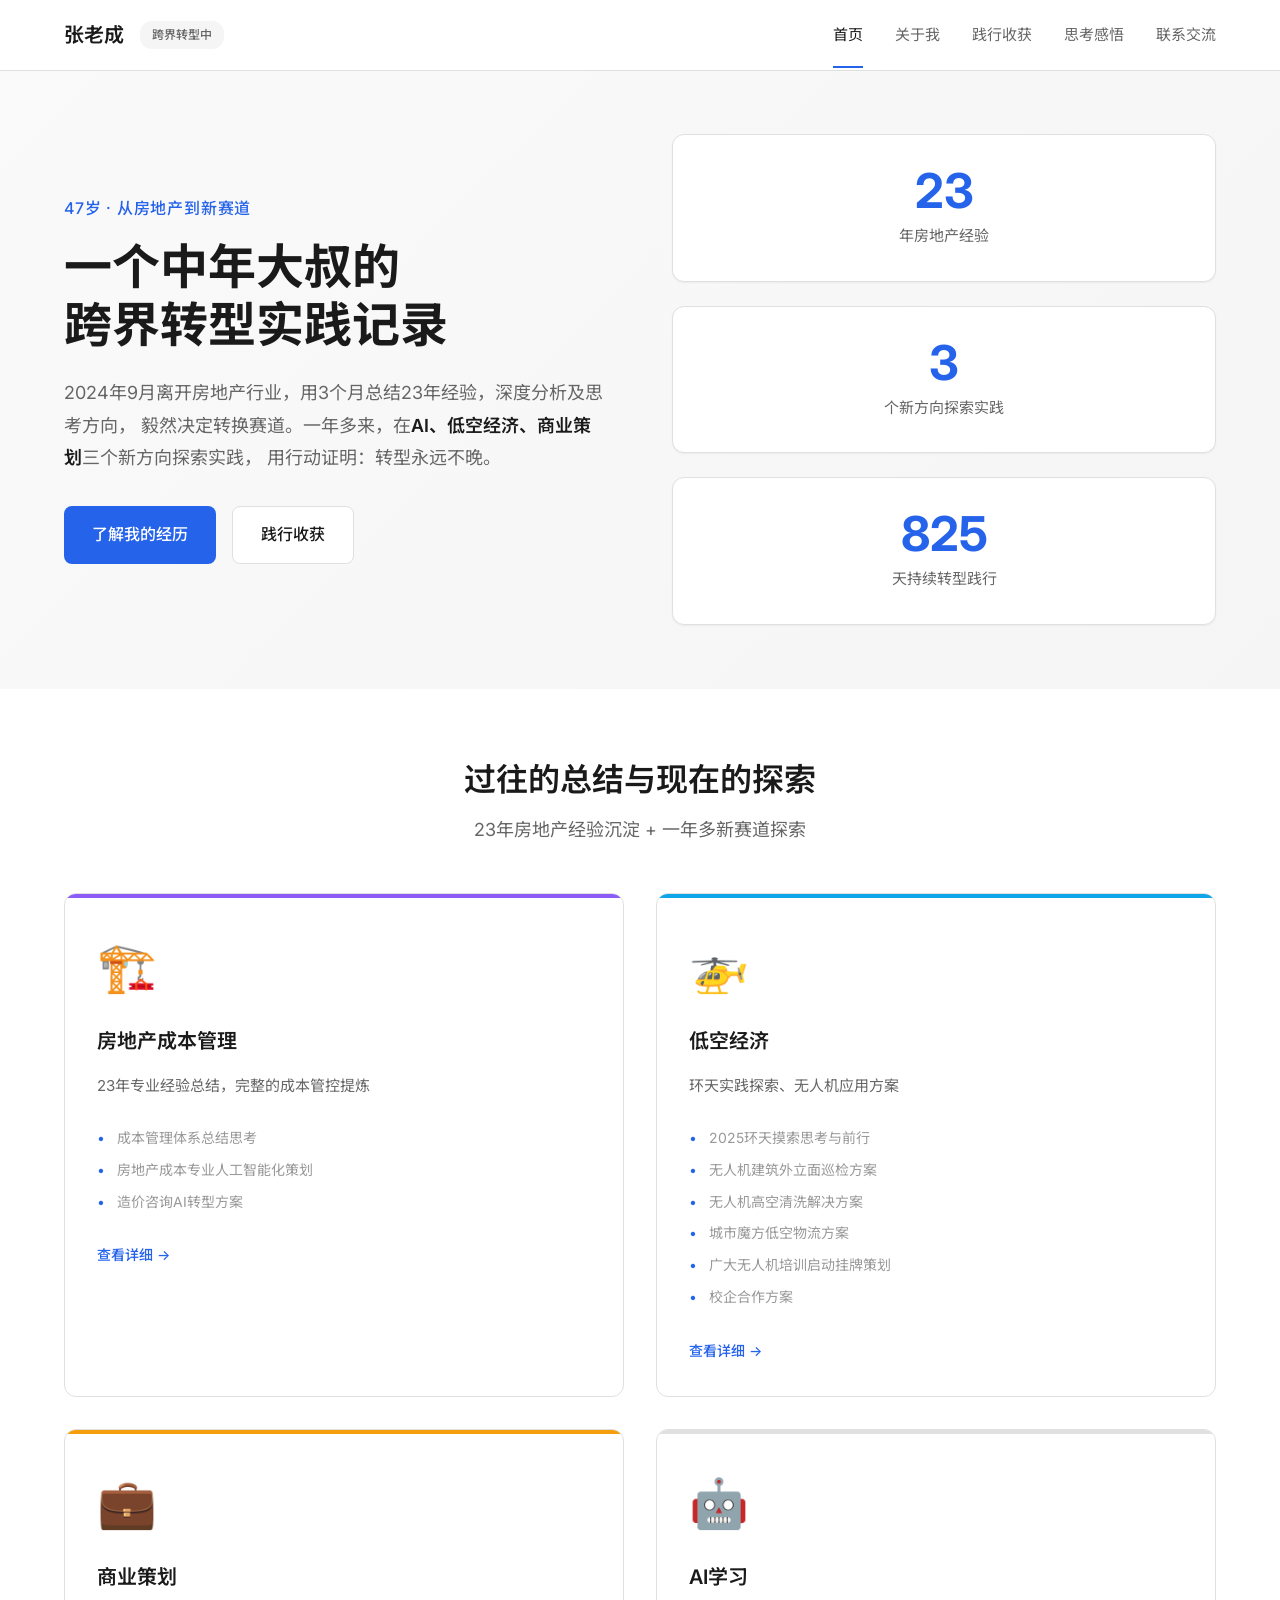
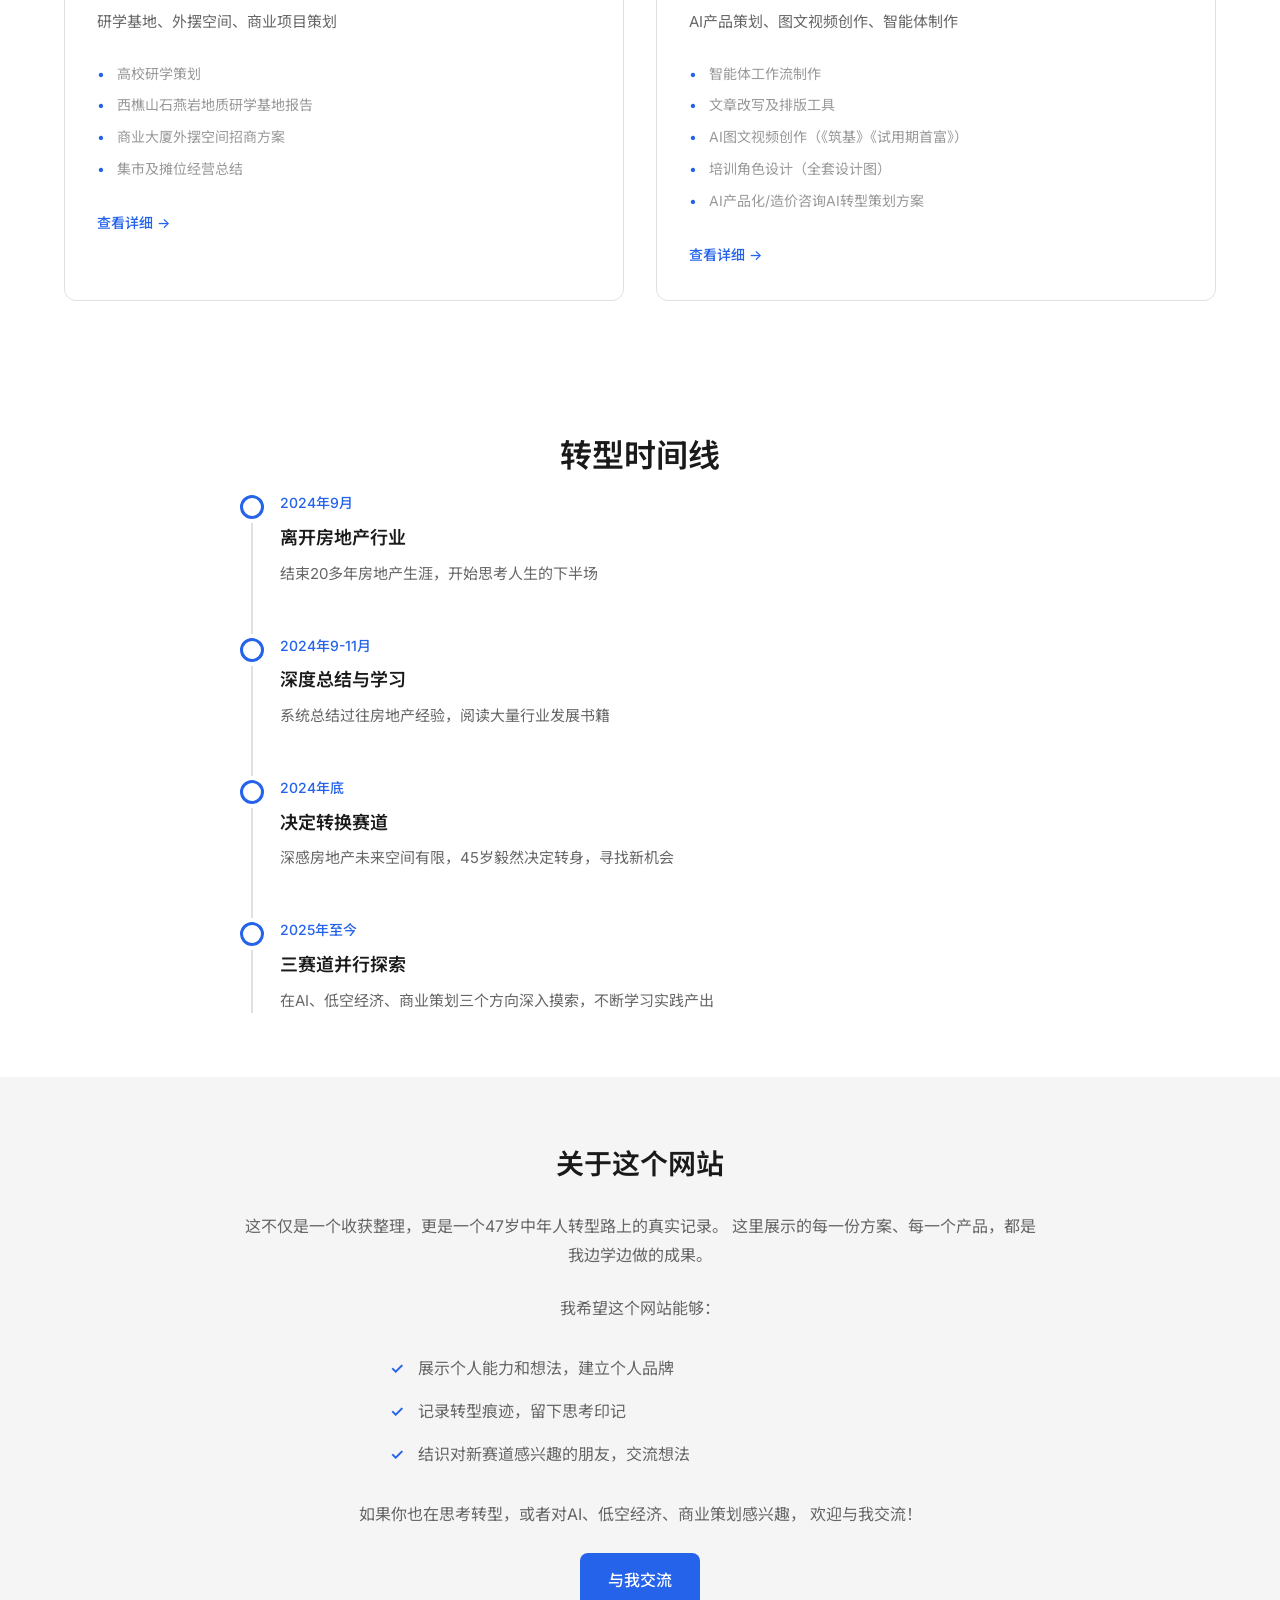
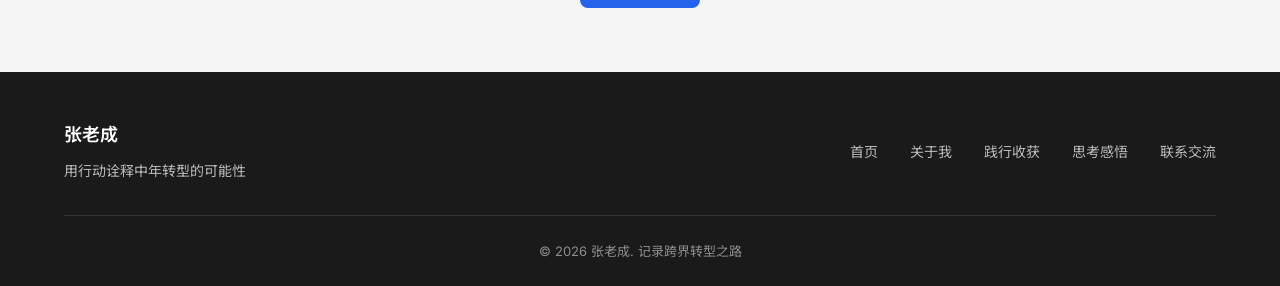
<file: index.html>
<!DOCTYPE html>
<html lang="zh-CN">
<head>
    <meta charset="UTF-8">
    <meta name="viewport" content="width=device-width, initial-scale=1.0">
    <title>张老成 | <span class="dynamic-age">47</span>岁跨界转型实践记录</title>
    <link rel="stylesheet" href="css/style.css">
    <link rel="preconnect" href="https://fonts.googleapis.com">
    <link rel="preconnect" href="https://fonts.gstatic.com" crossorigin>
    <link href="https://fonts.googleapis.com/css2?family=Noto+Sans+SC:wght@300;400;500;700&family=Inter:wght@300;400;500;600&display=swap" rel="stylesheet">
</head>
<body>
    <!-- 导航栏 -->
    <nav class="navbar">
        <div class="container">
            <div class="nav-brand">
                <a href="index.html">张老成</a>
                <span class="nav-tag">跨界转型中</span>
            </div>
            <ul class="nav-menu">
                <li><a href="index.html" class="active">首页</a></li>
                <li><a href="about.html">关于我</a></li>
                <li><a href="works.html">践行收获</a></li>
                <li><a href="thoughts.html">思考感悟</a></li>
                <li><a href="contact.html">联系交流</a></li>
            </ul>
            <div class="nav-toggle">
                <span></span>
                <span></span>
                <span></span>
            </div>
        </div>
    </nav>

    <!-- Hero 区域 -->
    <section class="hero">
        <div class="container">
            <div class="hero-content">
                <div class="hero-text">
                    <p class="hero-subtitle"><span class="dynamic-age">47</span>岁 · 从房地产到新赛道</p>
                    <h1>一个中年大叔的<br>跨界转型实践记录</h1>
                    <p class="hero-description">
                        2024年9月离开房地产行业，用3个月总结23年经验，深度分析及思考方向，
                        毅然决定转换赛道。一年多来，在<strong>AI、低空经济、商业策划</strong>三个新方向探索实践，
                        用行动证明：转型永远不晚。
                    </p>
                    <div class="hero-actions">
                        <a href="about.html" class="btn btn-primary">了解我的经历</a>
                        <a href="works.html" class="btn btn-secondary">践行收获</a>
                    </div>
                </div>
                <div class="hero-stats">
                    <div class="stat-card">
                        <div class="stat-number">23+</div>
                        <div class="stat-label">年房地产经验</div>
                    </div>
                    <div class="stat-card">
                        <div class="stat-number">3</div>
                        <div class="stat-label">个新方向探索实践</div>
                    </div>
                    <div class="stat-card">
                        <div class="stat-number"><span class="dynamic-days">365</span>+</div>
                        <div class="stat-label">天持续转型践行</div>
                    </div>
                </div>
            </div>
        </div>
    </section>

    <!-- 过往的总结与现在的探索 -->
    <section class="directions">
        <div class="container">
            <h2 class="section-title">过往的总结与现在的探索</h2>
            <p class="section-subtitle">23年房地产经验沉淀 + 一年多新赛道探索</p>
            <div class="directions-grid" style="grid-template-columns: repeat(2, 1fr);">
                <!-- 房地产成本管理 -->
                <a href="works.html#cost" class="direction-card">
                    <div class="direction-icon">🏗️</div>
                    <h3>房地产成本管理</h3>
                    <p>23年专业经验总结，完整的成本管控提炼</p>
                    <ul class="direction-works">
                        <li>成本管理体系总结思考</li>
                        <li>房地产成本专业人工智能化策划</li>
                        <li>造价咨询AI转型方案</li>
                    </ul>
                    <span class="direction-link">查看详细 →</span>
                </a>
                <!-- 低空经济 -->
                <a href="works.html#low-altitude" class="direction-card">
                    <div class="direction-icon">🚁</div>
                    <h3>低空经济</h3>
                    <p>环天实践探索、无人机应用方案</p>
                    <ul class="direction-works">
                        <li>2025环天摸索思考与前行</li>
                        <li>无人机建筑外立面巡检方案</li>
                        <li>无人机高空清洗解决方案</li>
                        <li>城市魔方低空物流方案</li>
                        <li>广大无人机培训启动挂牌策划</li>
                        <li>校企合作方案</li>
                    </ul>
                    <span class="direction-link">查看详细 →</span>
                </a>
                <!-- 商业策划 -->
                <a href="works.html#business" class="direction-card">
                    <div class="direction-icon">💼</div>
                    <h3>商业策划</h3>
                    <p>研学基地、外摆空间、商业项目策划</p>
                    <ul class="direction-works">
                        <li>高校研学策划</li>
                        <li>西樵山石燕岩地质研学基地报告</li>
                        <li>商业大厦外摆空间招商方案</li>
                        <li>集市及摊位经营总结</li>
                    </ul>
                    <span class="direction-link">查看详细 →</span>
                </a>
                <!-- AI学习 -->
                <a href="works.html#ai" class="direction-card">
                    <div class="direction-icon">🤖</div>
                    <h3>AI学习</h3>
                    <p>AI产品策划、图文视频创作、智能体制作</p>
                    <ul class="direction-works">
                        <li>智能体工作流制作</li>
                        <li>文章改写及排版工具</li>
                        <li>AI图文视频创作（《筑基》《试用期首富》）</li>
                        <li>培训角色设计（全套设计图）</li>
                        <li>AI产品化/造价咨询AI转型策划方案</li>
                    </ul>
                    <span class="direction-link">查看详细 →</span>
                </a>
            </div>
        </div>
    </section>

    <!-- 转型时间线 -->
    <section class="timeline-section">
        <div class="container">
            <h2 class="section-title">转型时间线</h2>
            <div class="timeline">
                <div class="timeline-item">
                    <div class="timeline-marker"></div>
                    <div class="timeline-content">
                        <div class="timeline-date">2024年9月</div>
                        <h3>离开房地产行业</h3>
                        <p>结束20多年房地产生涯，开始思考人生的下半场</p>
                    </div>
                </div>
                <div class="timeline-item">
                    <div class="timeline-marker"></div>
                    <div class="timeline-content">
                        <div class="timeline-date">2024年9-11月</div>
                        <h3>深度总结与学习</h3>
                        <p>系统总结过往房地产经验，阅读大量行业发展书籍</p>
                    </div>
                </div>
                <div class="timeline-item">
                    <div class="timeline-marker"></div>
                    <div class="timeline-content">
                        <div class="timeline-date">2024年底</div>
                        <h3>决定转换赛道</h3>
                        <p>深感房地产未来空间有限，45岁毅然决定转身，寻找新机会</p>
                    </div>
                </div>
                <div class="timeline-item">
                    <div class="timeline-marker"></div>
                    <div class="timeline-content">
                        <div class="timeline-date">2025年至今</div>
                        <h3>三赛道并行探索</h3>
                        <p>在AI、低空经济、商业策划三个方向深入摸索，不断学习实践产出</p>
                    </div>
                </div>
            </div>
        </div>
    </section>

    <!-- 关于这个网站 -->
    <section class="about-site">
        <div class="container">
            <div class="about-site-content">
                <h2>关于这个网站</h2>
                <p>
                    这不仅是一个收获整理，更是一个<span class="dynamic-age">47</span>岁中年人转型路上的真实记录。
                    这里展示的每一份方案、每一个产品，都是我边学边做的成果。
                </p>
                <p>
                    我希望这个网站能够：
                </p>
                <ul>
                    <li>展示个人能力和想法，建立个人品牌</li>
                    <li>记录转型痕迹，留下思考印记</li>
                    <li>结识对新赛道感兴趣的朋友，交流想法</li>
                </ul>
                <p>
                    如果你也在思考转型，或者对AI、低空经济、商业策划感兴趣，
                    欢迎与我交流！
                </p>
                <a href="contact.html" class="btn btn-primary">与我交流</a>
            </div>
        </div>
    </section>

    <!-- 页脚 -->
    <footer class="footer">
        <div class="container">
            <div class="footer-content">
                <div class="footer-brand">
                    <h4>张老成</h4>
                    <p>用行动诠释中年转型的可能性</p>
                </div>
                <div class="footer-nav">
                    <a href="index.html">首页</a>
                    <a href="about.html">关于我</a>
                    <a href="works.html">践行收获</a>
                    <a href="thoughts.html">思考感悟</a>
                    <a href="contact.html">联系交流</a>
                </div>
            </div>
            <div class="footer-bottom">
                <p>&copy; <span class="current-year">2025</span> 张老成. 记录跨界转型之路</p>
            </div>
        </div>
    </footer>

    <script src="js/main.js"></script>
    <script>
        // 立即计算并更新天数（确保页面加载时显示正确数字）
        (function() {
            const startDate = new Date('2024-09-01');
            const currentDate = new Date();
            const diffDays = Math.floor((currentDate - startDate) / (1000 * 60 * 60 * 24));
            const daysElements = document.querySelectorAll('.dynamic-days');
            daysElements.forEach(el => {
                el.textContent = diffDays;
            });
        })();
    </script>
</body>
</html>
</file>
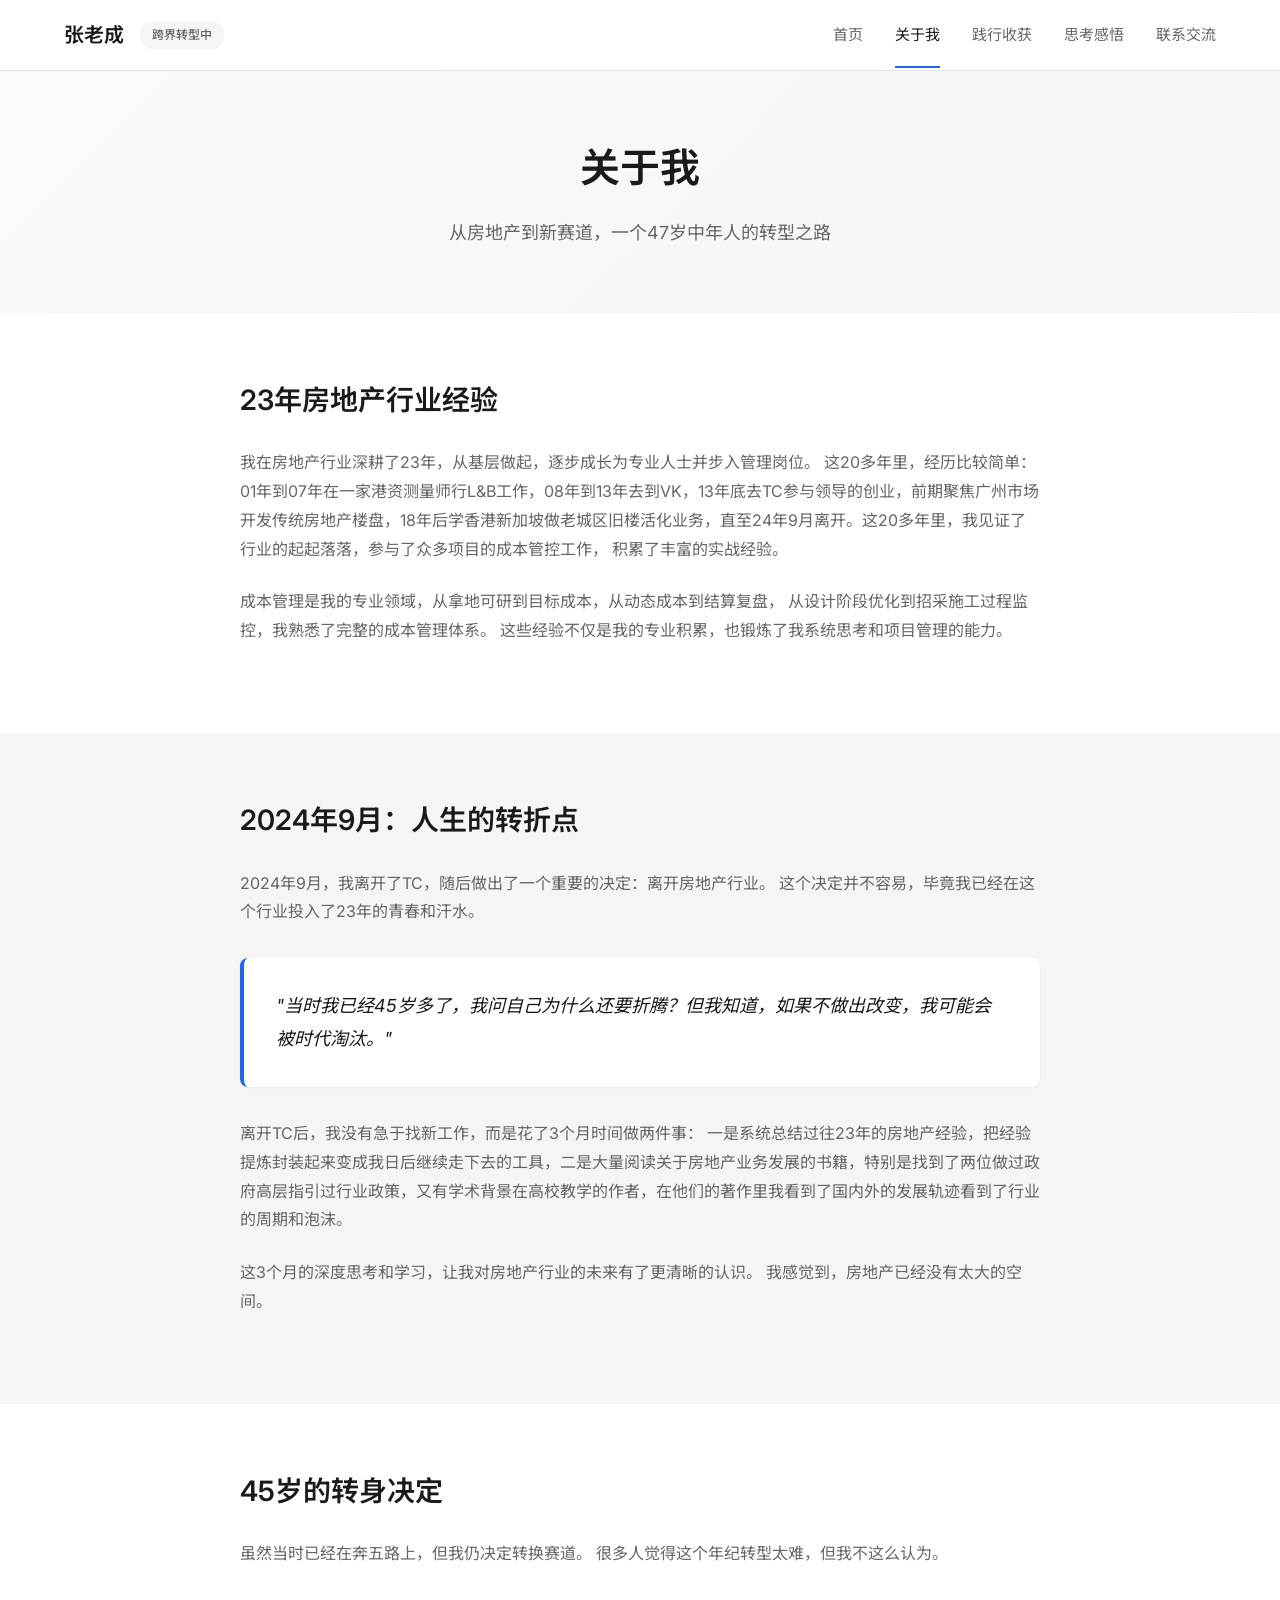
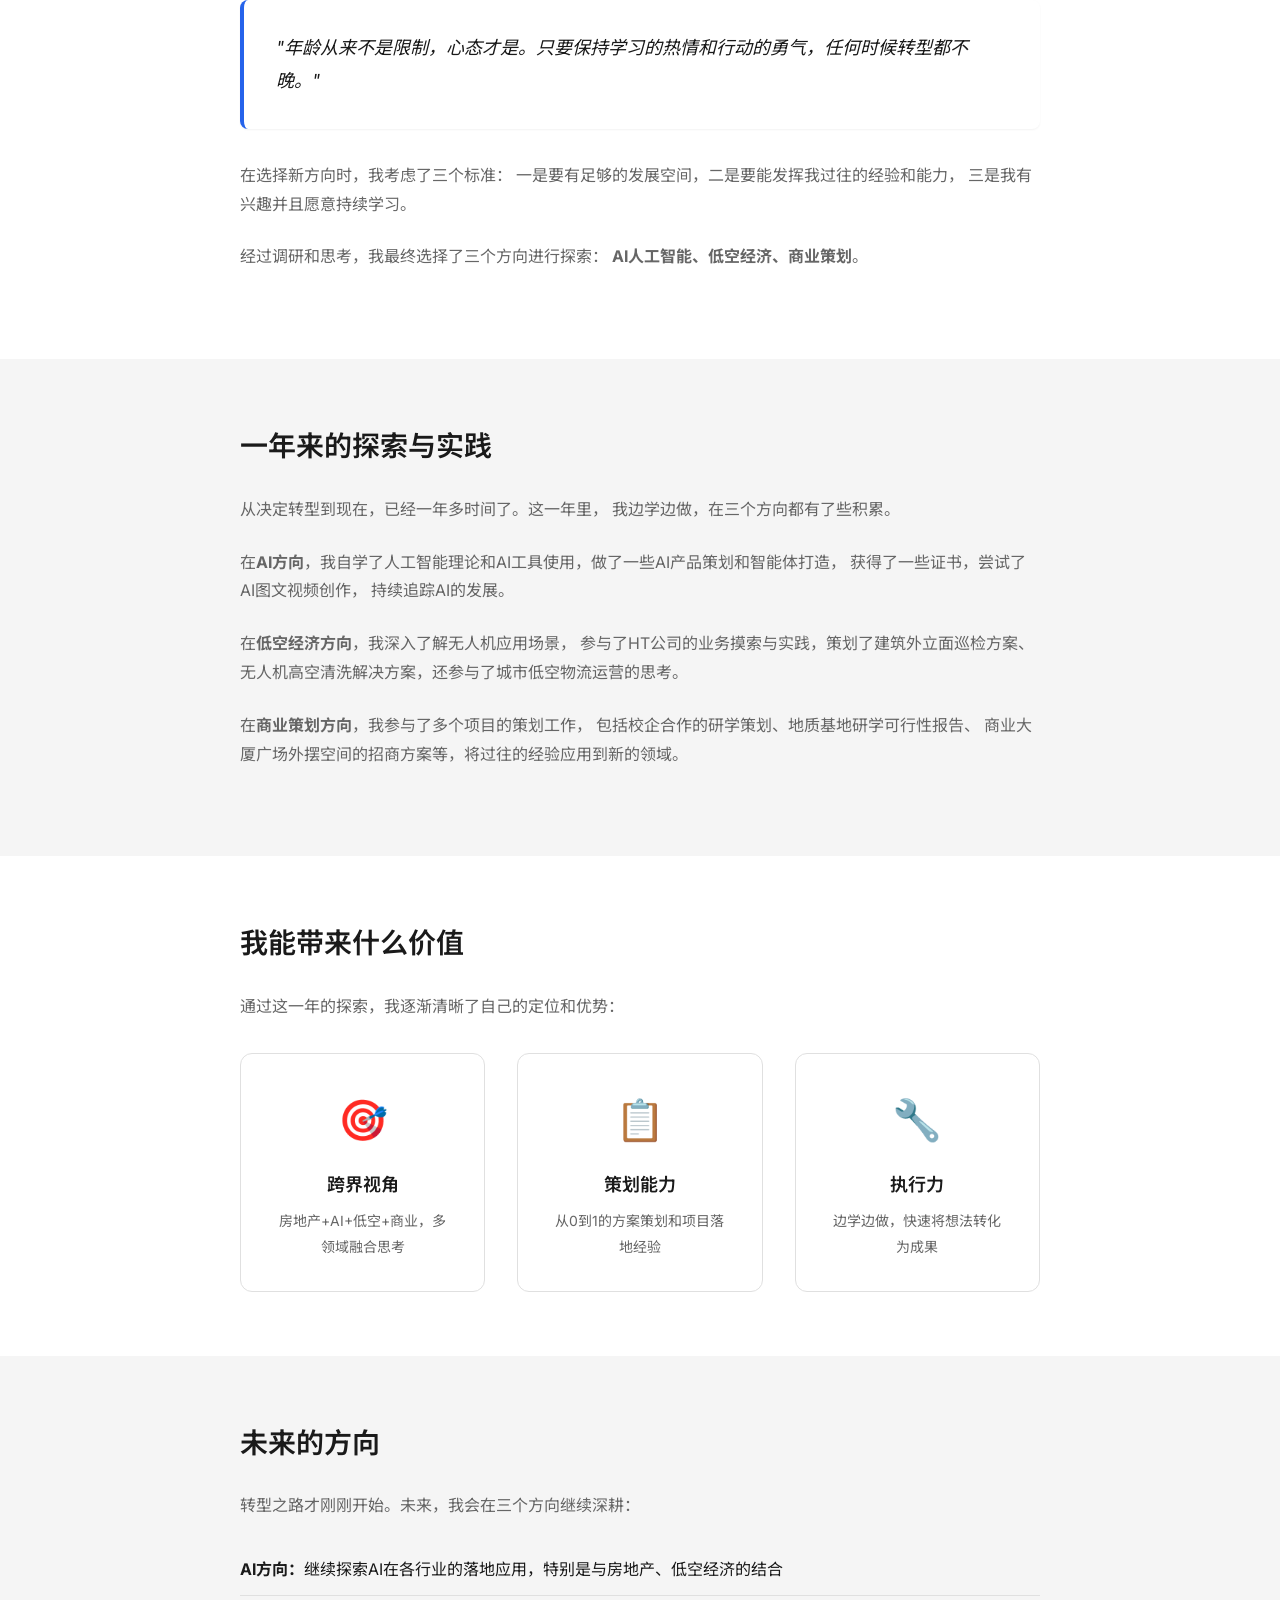
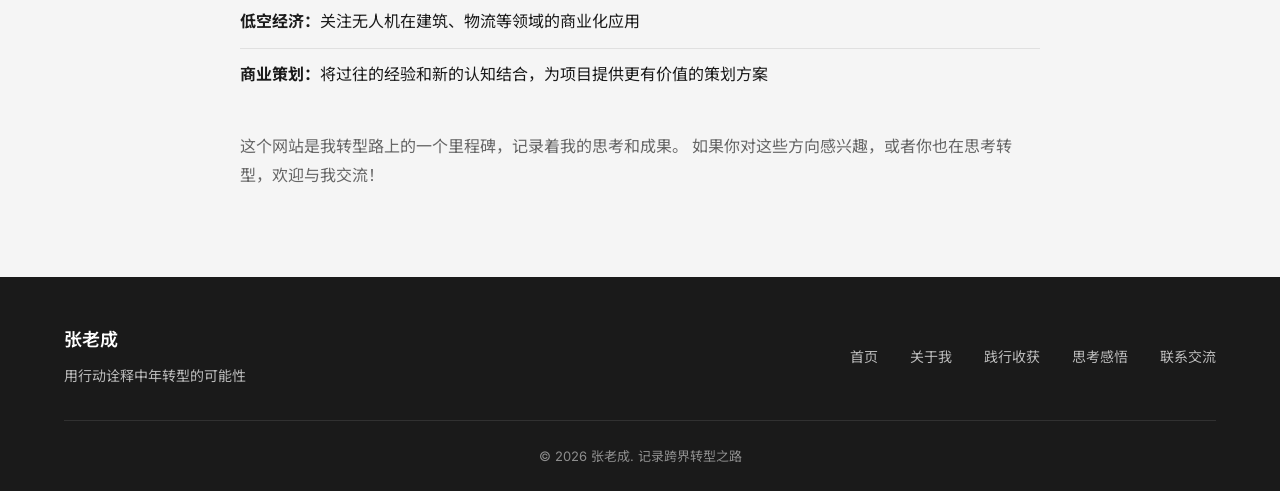
<file: about.html>
<!DOCTYPE html>
<html lang="zh-CN">
<head>
    <meta charset="UTF-8">
    <meta name="viewport" content="width=device-width, initial-scale=1.0">
    <title>关于我 | 张老成</title>
    <link rel="stylesheet" href="css/style.css">
    <link rel="preconnect" href="https://fonts.googleapis.com">
    <link rel="preconnect" href="https://fonts.gstatic.com" crossorigin>
    <link href="https://fonts.googleapis.com/css2?family=Noto+Sans+SC:wght@300;400;500;700&family=Inter:wght@300;400;500;600&display=swap" rel="stylesheet">
    <style>
        .about-hero {
            padding: calc(70px + var(--spacing-2xl)) 0 var(--spacing-2xl);
            background: linear-gradient(135deg, #fafafa 0%, #f5f5f5 100%);
            text-align: center;
        }

        .about-hero h1 {
            font-size: 2.5rem;
            font-weight: 600;
            margin-bottom: var(--spacing-sm);
        }

        .about-hero .subtitle {
            font-size: 1.125rem;
            color: var(--color-secondary);
        }

        .about-section {
            padding: var(--spacing-2xl) 0;
        }

        .about-section:nth-child(even) {
            background: var(--color-light);
        }

        .section-content {
            max-width: 800px;
            margin: 0 auto;
        }

        .section-content h2 {
            font-size: 1.75rem;
            font-weight: 600;
            margin-bottom: var(--spacing-md);
            color: var(--color-primary);
        }

        .section-content p {
            font-size: 1rem;
            color: var(--color-secondary);
            line-height: 1.8;
            margin-bottom: var(--spacing-md);
        }

        .quote-box {
            background: var(--color-white);
            border-left: 4px solid var(--color-accent);
            padding: var(--spacing-lg);
            border-radius: var(--radius-md);
            margin: var(--spacing-lg) 0;
            box-shadow: var(--shadow-sm);
        }

        .quote-box p {
            font-size: 1.125rem;
            color: var(--color-primary);
            font-style: italic;
            margin-bottom: 0;
        }

        .values-grid {
            display: grid;
            grid-template-columns: repeat(3, 1fr);
            gap: var(--spacing-lg);
            margin-top: var(--spacing-lg);
        }

        .value-card {
            background: var(--color-white);
            padding: var(--spacing-lg);
            border-radius: var(--radius-lg);
            text-align: center;
            border: 1px solid var(--color-border);
            transition: all 0.3s ease;
        }

        .value-card:hover {
            transform: translateY(-4px);
            box-shadow: var(--shadow-md);
        }

        .value-icon {
            font-size: 2.5rem;
            margin-bottom: var(--spacing-sm);
        }

        .value-card h3 {
            font-size: 1.125rem;
            font-weight: 600;
            margin-bottom: var(--spacing-xs);
            color: var(--color-primary);
        }

        .value-card p {
            font-size: 0.875rem;
            color: var(--color-secondary);
            margin-bottom: 0;
        }

        @media (max-width: 768px) {
            .about-hero h1 {
                font-size: 1.75rem;
            }

            .values-grid {
                grid-template-columns: 1fr;
            }
        }
    </style>
</head>
<body>
    <!-- 导航栏 -->
    <nav class="navbar">
        <div class="container">
            <div class="nav-brand">
                <a href="index.html">张老成</a>
                <span class="nav-tag">跨界转型中</span>
            </div>
            <ul class="nav-menu">
                <li><a href="index.html">首页</a></li>
                <li><a href="about.html" class="active">关于我</a></li>
                <li><a href="works.html">践行收获</a></li>
                <li><a href="thoughts.html">思考感悟</a></li>
                <li><a href="contact.html">联系交流</a></li>
            </ul>
            <div class="nav-toggle">
                <span></span>
                <span></span>
                <span></span>
            </div>
        </div>
    </nav>

    <!-- 关于我 Hero -->
    <section class="about-hero">
        <div class="container">
            <h1>关于我</h1>
            <p class="subtitle">从房地产到新赛道，一个<span class="dynamic-age">47</span>岁中年人的转型之路</p>
        </div>
    </section>

    <!-- 房地产岁月 -->
    <section class="about-section">
        <div class="container">
            <div class="section-content">
                <h2>23年房地产行业经验</h2>
                <p>
                    我在房地产行业深耕了23年，从基层做起，逐步成长为专业人士并步入管理岗位。
                    这20多年里，经历比较简单：01年到07年在一家港资测量师行L&B工作，08年到13年去到VK，13年底去TC参与领导的创业，前期聚焦广州市场开发传统房地产楼盘，18年后学香港新加坡做老城区旧楼活化业务，直至24年9月离开。这20多年里，我见证了行业的起起落落，参与了众多项目的成本管控工作，
                    积累了丰富的实战经验。
                </p>
                <p>
                    成本管理是我的专业领域，从拿地可研到目标成本，从动态成本到结算复盘，
                    从设计阶段优化到招采施工过程监控，我熟悉了完整的成本管理体系。
                    这些经验不仅是我的专业积累，也锻炼了我系统思考和项目管理的能力。
                </p>
            </div>
        </div>
    </section>

    <!-- 转折点 -->
    <section class="about-section">
        <div class="container">
            <div class="section-content">
                <h2>2024年9月：人生的转折点</h2>
                <p>
                    2024年9月，我离开了TC，随后做出了一个重要的决定：离开房地产行业。
                    这个决定并不容易，毕竟我已经在这个行业投入了23年的青春和汗水。
                </p>
                <div class="quote-box">
                    <p>"当时我已经45岁多了，我问自己为什么还要折腾？但我知道，如果不做出改变，我可能会被时代淘汰。"</p>
                </div>
                <p>
                    离开TC后，我没有急于找新工作，而是花了3个月时间做两件事：
                    一是系统总结过往23年的房地产经验，把经验提炼封装起来变成我日后继续走下去的工具，二是大量阅读关于房地产业务发展的书籍，特别是找到了两位做过政府高层指引过行业政策，又有学术背景在高校教学的作者，在他们的著作里我看到了国内外的发展轨迹看到了行业的周期和泡沫。
                </p>
                <p>
                    这3个月的深度思考和学习，让我对房地产行业的未来有了更清晰的认识。
                    我感觉到，房地产已经没有太大的空间。
                </p>
            </div>
        </div>
    </section>

    <!-- 转型决定 -->
    <section class="about-section">
        <div class="container">
            <div class="section-content">
                <h2>45岁的转身决定</h2>
                <p>
                    虽然当时已经在奔五路上，但我仍决定转换赛道。
                    很多人觉得这个年纪转型太难，但我不这么认为。
                </p>
                <div class="quote-box">
                    <p>"年龄从来不是限制，心态才是。只要保持学习的热情和行动的勇气，任何时候转型都不晚。"</p>
                </div>
                <p>
                    在选择新方向时，我考虑了三个标准：
                    一是要有足够的发展空间，二是要能发挥我过往的经验和能力，
                    三是我有兴趣并且愿意持续学习。
                </p>
                <p>
                    经过调研和思考，我最终选择了三个方向进行探索：
                    <strong>AI人工智能、低空经济、商业策划</strong>。
                </p>
            </div>
        </div>
    </section>

    <!-- 一年来的探索 -->
    <section class="about-section">
        <div class="container">
            <div class="section-content">
                <h2>一年来的探索与实践</h2>
                <p>
                    从决定转型到现在，已经一年多时间了。这一年里，
                    我边学边做，在三个方向都有了些积累。
                </p>
                <p>
                    在<strong>AI方向</strong>，我自学了人工智能理论和AI工具使用，做了一些AI产品策划和智能体打造，
                    获得了一些证书，尝试了AI图文视频创作，
                    持续追踪AI的发展。
                </p>
                <p>
                    在<strong>低空经济方向</strong>，我深入了解无人机应用场景，
                    参与了HT公司的业务摸索与实践，策划了建筑外立面巡检方案、
                    无人机高空清洗解决方案，还参与了城市低空物流运营的思考。
                </p>
                <p>
                    在<strong>商业策划方向</strong>，我参与了多个项目的策划工作，
                    包括校企合作的研学策划、地质基地研学可行性报告、
                    商业大厦广场外摆空间的招商方案等，将过往的经验应用到新的领域。
                </p>
            </div>
        </div>
    </section>

    <!-- 我的价值 -->
    <section class="about-section">
        <div class="container">
            <div class="section-content">
                <h2>我能带来什么价值</h2>
                <p>
                    通过这一年的探索，我逐渐清晰了自己的定位和优势：
                </p>
                <div class="values-grid">
                    <div class="value-card">
                        <div class="value-icon">🎯</div>
                        <h3>跨界视角</h3>
                        <p>房地产+AI+低空+商业，多领域融合思考</p>
                    </div>
                    <div class="value-card">
                        <div class="value-icon">📋</div>
                        <h3>策划能力</h3>
                        <p>从0到1的方案策划和项目落地经验</p>
                    </div>
                    <div class="value-card">
                        <div class="value-icon">🔧</div>
                        <h3>执行力</h3>
                        <p>边学边做，快速将想法转化为成果</p>
                    </div>
                </div>
            </div>
        </div>
    </section>

    <!-- 未来展望 -->
    <section class="about-section">
        <div class="container">
            <div class="section-content">
                <h2>未来的方向</h2>
                <p>
                    转型之路才刚刚开始。未来，我会在三个方向继续深耕：
                </p>
                <ul style="list-style: none; padding-left: 0;">
                    <li style="padding: 0.75rem 0; border-bottom: 1px solid var(--color-border);">
                        <strong>AI方向：</strong>继续探索AI在各行业的落地应用，特别是与房地产、低空经济的结合
                    </li>
                    <li style="padding: 0.75rem 0; border-bottom: 1px solid var(--color-border);">
                        <strong>低空经济：</strong>关注无人机在建筑、物流等领域的商业化应用
                    </li>
                    <li style="padding: 0.75rem 0;">
                        <strong>商业策划：</strong>将过往的经验和新的认知结合，为项目提供更有价值的策划方案
                    </li>
                </ul>
                <p style="margin-top: var(--spacing-lg);">
                    这个网站是我转型路上的一个里程碑，记录着我的思考和成果。
                    如果你对这些方向感兴趣，或者你也在思考转型，欢迎与我交流！
                </p>
            </div>
        </div>
    </section>

    <!-- 页脚 -->
    <footer class="footer">
        <div class="container">
            <div class="footer-content">
                <div class="footer-brand">
                    <h4>张老成</h4>
                    <p>用行动诠释中年转型的可能性</p>
                </div>
                <div class="footer-nav">
                    <a href="index.html">首页</a>
                    <a href="about.html">关于我</a>
                    <a href="works.html">践行收获</a>
                    <a href="thoughts.html">思考感悟</a>
                    <a href="contact.html">联系交流</a>
                </div>
            </div>
            <div class="footer-bottom">
                <p>&copy; <span class="current-year">2025</span> 张老成. 记录跨界转型之路</p>
            </div>
        </div>
    </footer>

    <script src="js/main.js"></script>
</body>
</html>
</file>
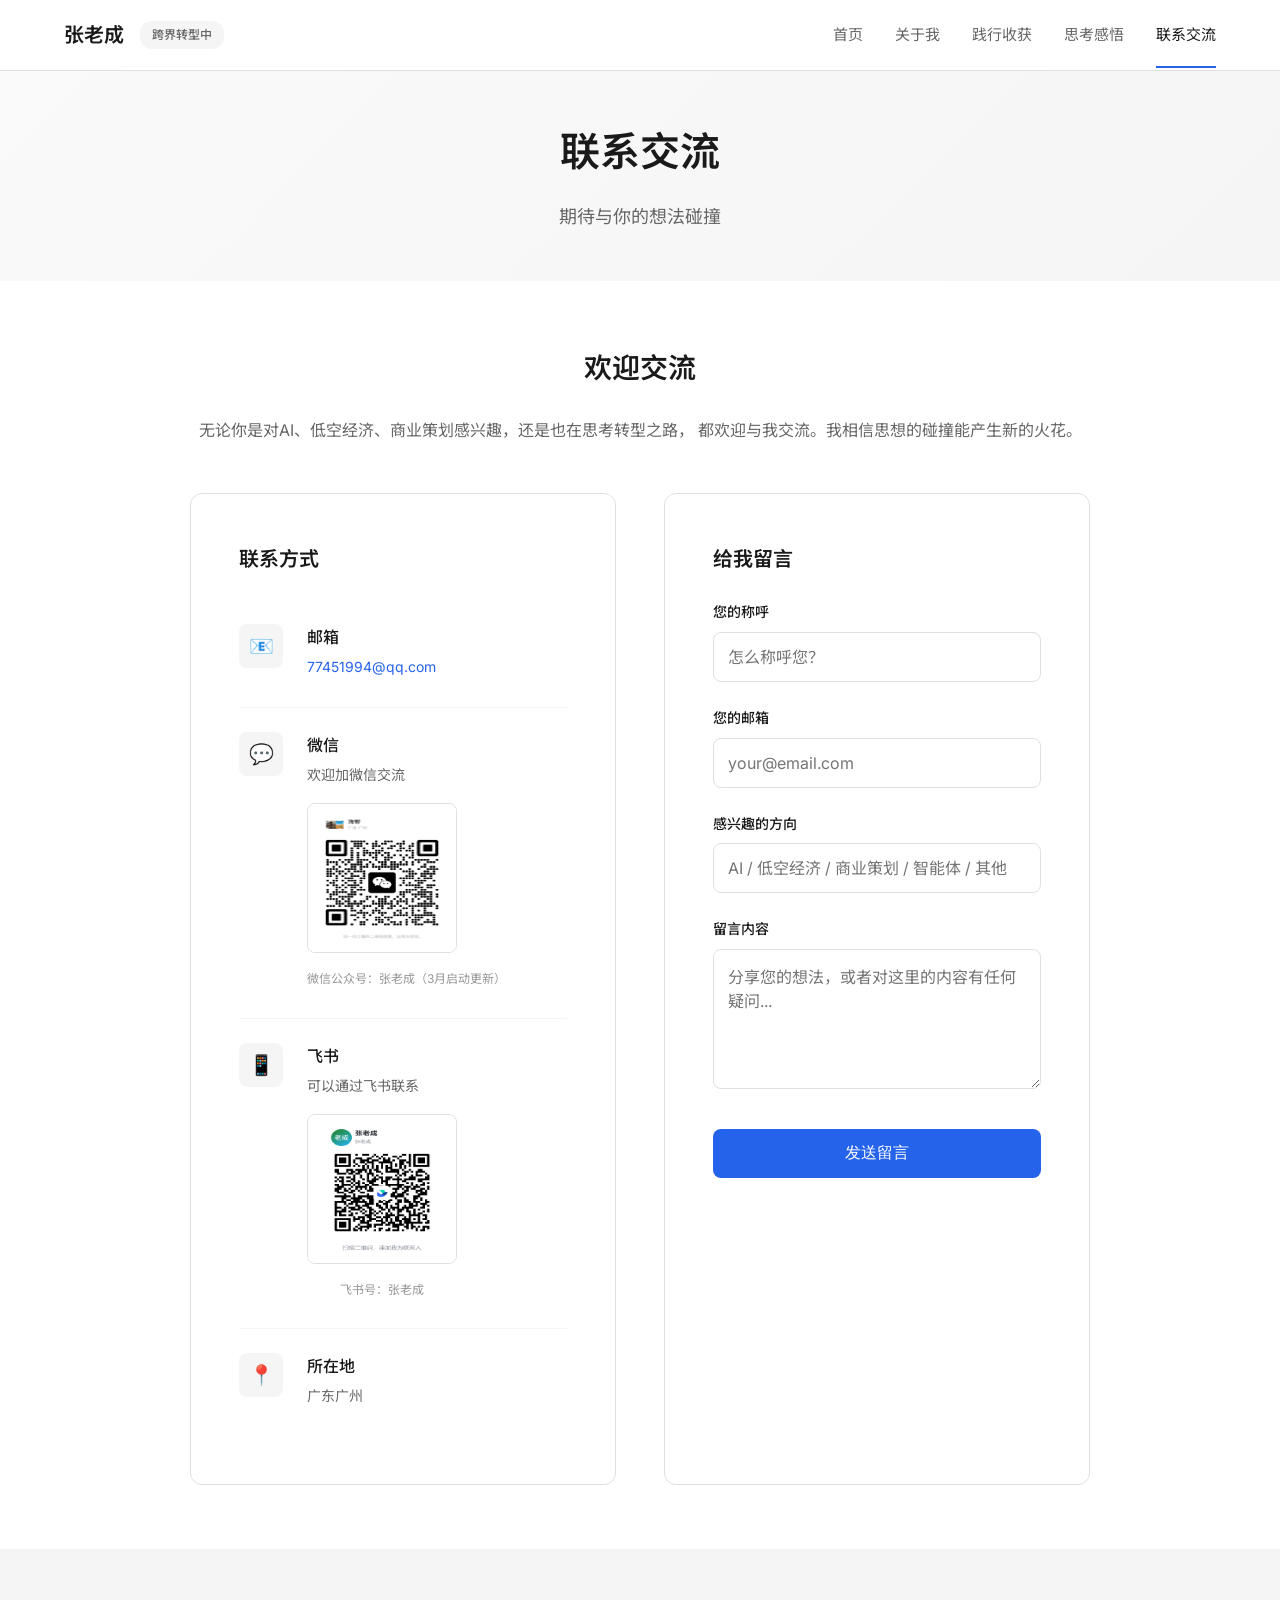
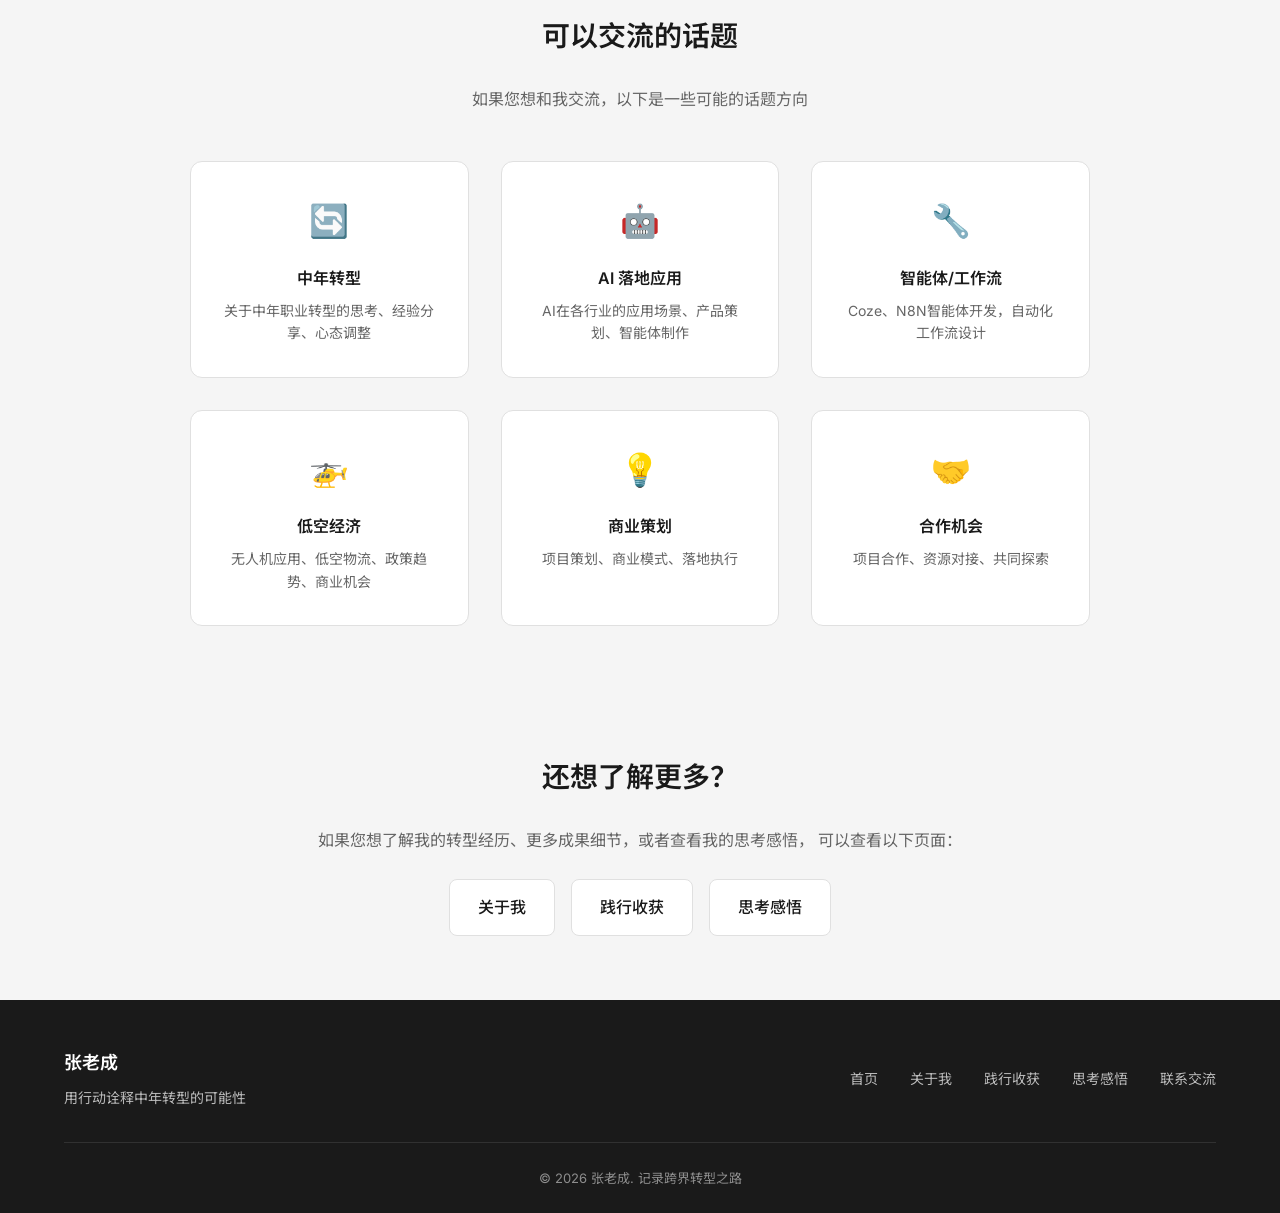
<file: contact.html>
<!DOCTYPE html>
<html lang="zh-CN">
<head>
    <meta charset="UTF-8">
    <meta name="viewport" content="width=device-width, initial-scale=1.0">
    <title>联系交流 | 张老成</title>
    <link rel="stylesheet" href="css/style.css">
    <link rel="preconnect" href="https://fonts.googleapis.com">
    <link rel="preconnect" href="https://fonts.gstatic.com" crossorigin>
    <link href="https://fonts.googleapis.com/css2?family=Noto+Sans+SC:wght@300;400;500;700&family=Inter:wght@300;400;500;600&display=swap" rel="stylesheet">
    <style>
        .contact-hero {
            padding: calc(70px + var(--spacing-xl)) 0 var(--spacing-xl);
            background: linear-gradient(135deg, #fafafa 0%, #f5f5f5 100%);
            text-align: center;
        }

        .contact-hero h1 {
            font-size: 2.5rem;
            font-weight: 600;
            margin-bottom: var(--spacing-sm);
        }

        .contact-hero .subtitle {
            font-size: 1.125rem;
            color: var(--color-secondary);
        }

        .contact-section {
            padding: var(--spacing-2xl) 0;
        }

        .contact-content {
            max-width: 900px;
            margin: 0 auto;
        }

        .contact-intro {
            text-align: center;
            margin-bottom: var(--spacing-xl);
        }

        .contact-intro h2 {
            font-size: 1.75rem;
            font-weight: 600;
            margin-bottom: var(--spacing-md);
            color: var(--color-primary);
        }

        .contact-intro p {
            font-size: 1rem;
            color: var(--color-secondary);
            line-height: 1.8;
        }

        .contact-grid {
            display: grid;
            grid-template-columns: 1fr 1fr;
            gap: var(--spacing-xl);
        }

        .contact-card {
            background: var(--color-white);
            border: 1px solid var(--color-border);
            border-radius: var(--radius-lg);
            padding: var(--spacing-xl);
        }

        .contact-card h3 {
            font-size: 1.25rem;
            font-weight: 600;
            margin-bottom: var(--spacing-md);
            color: var(--color-primary);
        }

        .contact-list {
            list-style: none;
        }

        .contact-item {
            display: flex;
            align-items: flex-start;
            gap: var(--spacing-md);
            padding: var(--spacing-md) 0;
            border-bottom: 1px solid var(--color-light);
        }

        .contact-item:last-child {
            border-bottom: none;
        }

        .contact-icon {
            width: 44px;
            height: 44px;
            border-radius: var(--radius-md);
            background: var(--color-light);
            display: flex;
            align-items: center;
            justify-content: center;
            font-size: 1.25rem;
            flex-shrink: 0;
        }

        .contact-info h4 {
            font-size: 1rem;
            font-weight: 500;
            margin-bottom: 0.25rem;
            color: var(--color-primary);
        }

        .contact-info p {
            font-size: 0.875rem;
            color: var(--color-secondary);
            margin-bottom: 0.25rem;
        }

        .contact-info a {
            color: var(--color-accent);
            text-decoration: none;
            transition: color 0.2s ease;
        }

        .contact-info a:hover {
            color: var(--color-accent-hover);
        }

        /* 微信二维码 */
        .wechat-qr {
            margin-top: var(--spacing-sm);
        }

        .wechat-qr img {
            width: 150px;
            height: 150px;
            border-radius: var(--radius-md);
            border: 1px solid var(--color-border);
        }

        .wechat-qr p {
            font-size: 0.75rem;
            color: var(--color-muted);
            text-align: center;
            margin-top: var(--spacing-xs);
        }

        .contact-form {
            display: flex;
            flex-direction: column;
            gap: var(--spacing-md);
        }

        .form-group {
            display: flex;
            flex-direction: column;
            gap: var(--spacing-xs);
        }

        .form-group label {
            font-size: 0.875rem;
            font-weight: 500;
            color: var(--color-primary);
        }

        .form-group input,
        .form-group textarea {
            padding: 0.875rem;
            border: 1px solid var(--color-border);
            border-radius: var(--radius-md);
            font-family: inherit;
            font-size: 1rem;
            transition: all 0.2s ease;
        }

        .form-group input:focus,
        .form-group textarea:focus {
            outline: none;
            border-color: var(--color-accent);
            box-shadow: 0 0 0 3px rgba(37, 99, 235, 0.1);
        }

        .form-group textarea {
            min-height: 140px;
            resize: vertical;
        }

        .form-submit {
            margin-top: var(--spacing-sm);
        }

        .topics-section {
            background: var(--color-light);
        }

        .topics-grid {
            display: grid;
            grid-template-columns: repeat(3, 1fr);
            gap: var(--spacing-lg);
            margin-top: var(--spacing-lg);
        }

        .topic-card {
            background: var(--color-white);
            padding: var(--spacing-lg);
            border-radius: var(--radius-lg);
            text-align: center;
            border: 1px solid var(--color-border);
            transition: all 0.3s ease;
        }

        .topic-card:hover {
            transform: translateY(-4px);
            box-shadow: var(--shadow-md);
        }

        .topic-icon {
            font-size: 2rem;
            margin-bottom: var(--spacing-sm);
        }

        .topic-card h4 {
            font-size: 1rem;
            font-weight: 600;
            margin-bottom: var(--spacing-xs);
            color: var(--color-primary);
        }

        .topic-card p {
            font-size: 0.875rem;
            color: var(--color-secondary);
            line-height: 1.6;
        }

        @media (max-width: 768px) {
            .contact-hero h1 {
                font-size: 1.75rem;
            }

            .contact-grid {
                grid-template-columns: 1fr;
            }

            .topics-grid {
                grid-template-columns: 1fr;
            }
        }
    </style>
</head>
<body>
    <!-- 导航栏 -->
    <nav class="navbar">
        <div class="container">
            <div class="nav-brand">
                <a href="index.html">张老成</a>
                <span class="nav-tag">跨界转型中</span>
            </div>
            <ul class="nav-menu">
                <li><a href="index.html">首页</a></li>
                <li><a href="about.html">关于我</a></li>
                <li><a href="works.html">践行收获</a></li>
                <li><a href="thoughts.html">思考感悟</a></li>
                <li><a href="contact.html" class="active">联系交流</a></li>
            </ul>
            <div class="nav-toggle">
                <span></span>
                <span></span>
                <span></span>
            </div>
        </div>
    </nav>

    <!-- 联系交流 Hero -->
    <section class="contact-hero">
        <div class="container">
            <h1>联系交流</h1>
            <p class="subtitle">期待与你的想法碰撞</p>
        </div>
    </section>

    <!-- 联系方式 -->
    <section class="contact-section">
        <div class="container">
            <div class="contact-content">
                <div class="contact-intro">
                    <h2>欢迎交流</h2>
                    <p>
                        无论你是对AI、低空经济、商业策划感兴趣，还是也在思考转型之路，
                        都欢迎与我交流。我相信思想的碰撞能产生新的火花。
                    </p>
                </div>

                <div class="contact-grid">
                    <!-- 联系方式 -->
                    <div class="contact-card">
                        <h3>联系方式</h3>
                        <ul class="contact-list">
                            <li class="contact-item">
                                <div class="contact-icon">📧</div>
                                <div class="contact-info">
                                    <h4>邮箱</h4>
                                    <p><a href="mailto:77451994@qq.com">77451994@qq.com</a></p>
                                    <p style="color: var(--color-muted); font-size: 0.75rem;"></p>
                                </div>
                            </li>
                            <li class="contact-item">
                                <div class="contact-icon">💬</div>
                                <div class="contact-info">
                                    <h4>微信</h4>
                                    <p>欢迎加微信交流</p>
                                    <div class="wechat-qr">
                                        <img src="hub/个人微信二维码.jpg" alt="个人微信二维码">
                                        <p>微信公众号：张老成（3月启动更新）</p>
                                    </div>
                                </div>
                            </li>
                            <li class="contact-item">
                                <div class="contact-icon">📱</div>
                                <div class="contact-info">
                                    <h4>飞书</h4>
                                    <p>可以通过飞书联系</p>
                                    <div class="wechat-qr">
                                        <img src="hub/飞书二维码.png" alt="飞书二维码">
                                        <p>飞书号：张老成</p>
                                    </div>
                                </div>
                            </li>
                            <li class="contact-item">
                                <div class="contact-icon">📍</div>
                                <div class="contact-info">
                                    <h4>所在地</h4>
                                    <p>广东广州</p>
                                </div>
                            </li>
                        </ul>
                    </div>

                    <!-- 留言表单 -->
                    <div class="contact-card">
                        <h3>给我留言</h3>
                        <form class="contact-form" action="https://formsubmit.co/77451994@qq.com" method="POST">
                            <!-- Formsubmit 配置 -->
                            <input type="hidden" name="_subject" value="来自张老成网站的新留言">
                            <input type="hidden" name="_captcha" value="false">
                            <input type="hidden" name="_template" value="table">
                            <input type="hidden" name="_next" value="https://zhanglaocheng.github.io/contact.html?success=true">

                            <div class="form-group">
                                <label for="name">您的称呼</label>
                                <input type="text" id="name" name="name" placeholder="怎么称呼您？" required>
                            </div>
                            <div class="form-group">
                                <label for="email">您的邮箱</label>
                                <input type="email" id="email" name="email" placeholder="your@email.com">
                            </div>
                            <div class="form-group">
                                <label for="topic">感兴趣的方向</label>
                                <input type="text" id="topic" name="topic" placeholder="AI / 低空经济 / 商业策划 / 智能体 / 其他">
                            </div>
                            <div class="form-group">
                                <label for="message">留言内容</label>
                                <textarea id="message" name="message" placeholder="分享您的想法，或者对这里的内容有任何疑问..." required></textarea>
                            </div>
                            <div class="form-submit">
                                <button type="submit" class="btn btn-primary" style="width: 100%;">发送留言</button>
                            </div>
                        </form>
                    </div>
                </div>
            </div>
        </div>
    </section>

    <!-- 交流话题 -->
    <section class="contact-section topics-section">
        <div class="container">
            <div class="contact-content">
                <div class="contact-intro">
                    <h2>可以交流的话题</h2>
                    <p>
                        如果您想和我交流，以下是一些可能的话题方向
                    </p>
                </div>

                <div class="topics-grid">
                    <div class="topic-card">
                        <div class="topic-icon">🔄</div>
                        <h4>中年转型</h4>
                        <p>关于中年职业转型的思考、经验分享、心态调整</p>
                    </div>
                    <div class="topic-card">
                        <div class="topic-icon">🤖</div>
                        <h4>AI 落地应用</h4>
                        <p>AI在各行业的应用场景、产品策划、智能体制作</p>
                    </div>
                    <div class="topic-card">
                        <div class="topic-icon">🔧</div>
                        <h4>智能体/工作流</h4>
                        <p>Coze、N8N智能体开发，自动化工作流设计</p>
                    </div>
                    <div class="topic-card">
                        <div class="topic-icon">🚁</div>
                        <h4>低空经济</h4>
                        <p>无人机应用、低空物流、政策趋势、商业机会</p>
                    </div>
                    <div class="topic-card">
                        <div class="topic-icon">💡</div>
                        <h4>商业策划</h4>
                        <p>项目策划、商业模式、落地执行</p>
                    </div>
                    <div class="topic-card">
                        <div class="topic-icon">🤝</div>
                        <h4>合作机会</h4>
                        <p>项目合作、资源对接、共同探索</p>
                    </div>
                </div>
            </div>
        </div>
    </section>

    <!-- 关于我提醒 -->
    <section class="about-site">
        <div class="container">
            <div class="about-site-content">
                <h2>还想了解更多？</h2>
                <p>
                    如果您想了解我的转型经历、更多成果细节，或者查看我的思考感悟，
                    可以查看以下页面：
                </p>
                <div style="display: flex; gap: var(--spacing-sm); justify-content: center; flex-wrap: wrap; margin-top: var(--spacing-md);">
                    <a href="about.html" class="btn btn-secondary">关于我</a>
                    <a href="works.html" class="btn btn-secondary">践行收获</a>
                    <a href="thoughts.html" class="btn btn-secondary">思考感悟</a>
                </div>
            </div>
        </div>
    </section>

    <!-- 页脚 -->
    <footer class="footer">
        <div class="container">
            <div class="footer-content">
                <div class="footer-brand">
                    <h4>张老成</h4>
                    <p>用行动诠释中年转型的可能性</p>
                </div>
                <div class="footer-nav">
                    <a href="index.html">首页</a>
                    <a href="about.html">关于我</a>
                    <a href="works.html">践行收获</a>
                    <a href="thoughts.html">思考感悟</a>
                    <a href="contact.html">联系交流</a>
                </div>
            </div>
            <div class="footer-bottom">
                <p>&copy; <span class="current-year">2025</span> 张老成. 记录跨界转型之路</p>
            </div>
        </div>
    </footer>

    <script src="js/main.js"></script>
    <script>
        // 检查表单提交是否成功
        window.addEventListener('DOMContentLoaded', function() {
            const urlParams = new URLSearchParams(window.location.search);
            if (urlParams.get('success') === 'true') {
                // 显示成功提示
                const alert = document.createElement('div');
                alert.style.cssText = 'position: fixed; top: 20px; left: 50%; transform: translateX(-50%); background: #10b981; color: white; padding: 1rem 2rem; border-radius: 8px; box-shadow: 0 4px 12px rgba(0,0,0,0.15); z-index: 1000; animation: slideDown 0.3s ease;';
                alert.innerHTML = '✓ 留言已发送，感谢您的留言！';
                document.body.appendChild(alert);

                // 3秒后移除提示并清理URL
                setTimeout(() => {
                    alert.style.opacity = '0';
                    alert.style.transition = 'opacity 0.3s ease';
                    setTimeout(() => alert.remove(), 300);
                    window.history.replaceState({}, document.title, window.location.pathname);
                }, 3000);

                // 添加动画样式
                const style = document.createElement('style');
                style.textContent = '@keyframes slideDown { from { transform: translateX(-50%) translateY(-20px); opacity: 0; } to { transform: translateX(-50%) translateY(0); opacity: 1; } }';
                document.head.appendChild(style);
            }
        });
    </script>
</body>
</html>
</file>
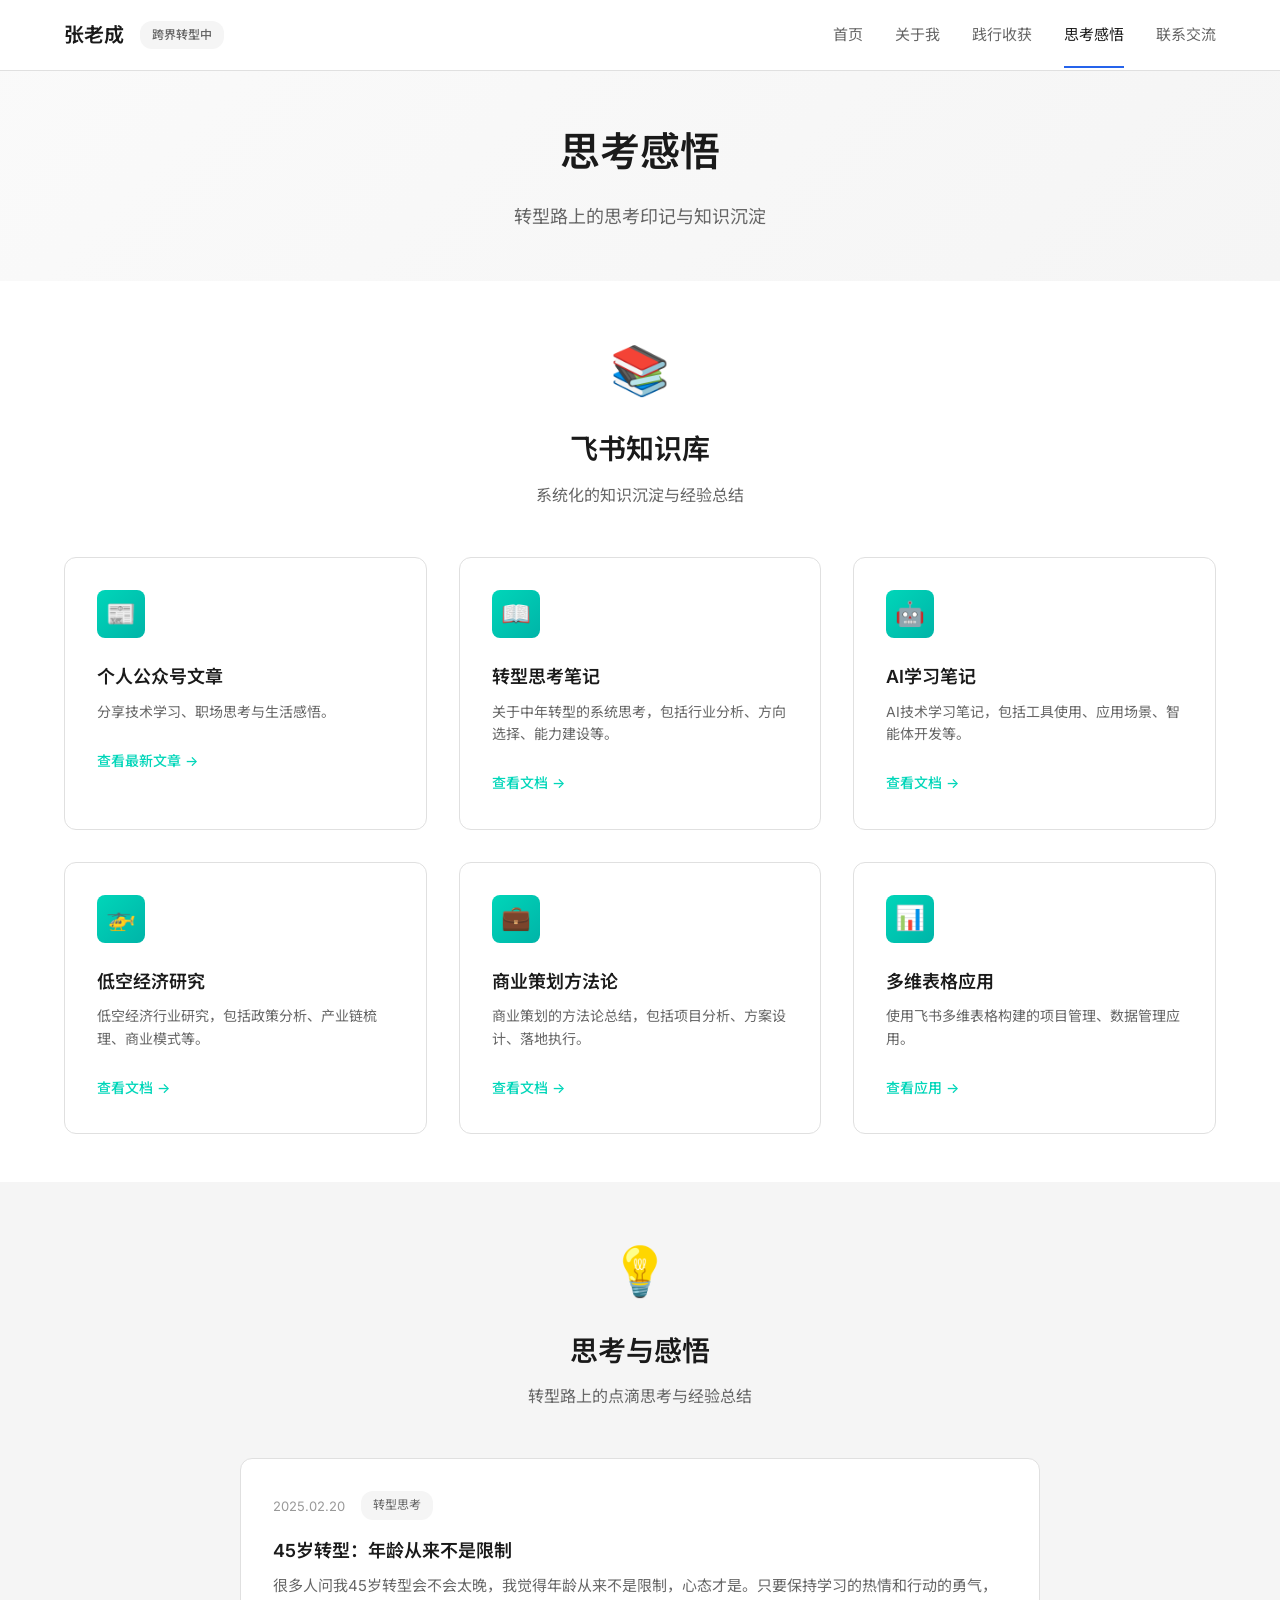
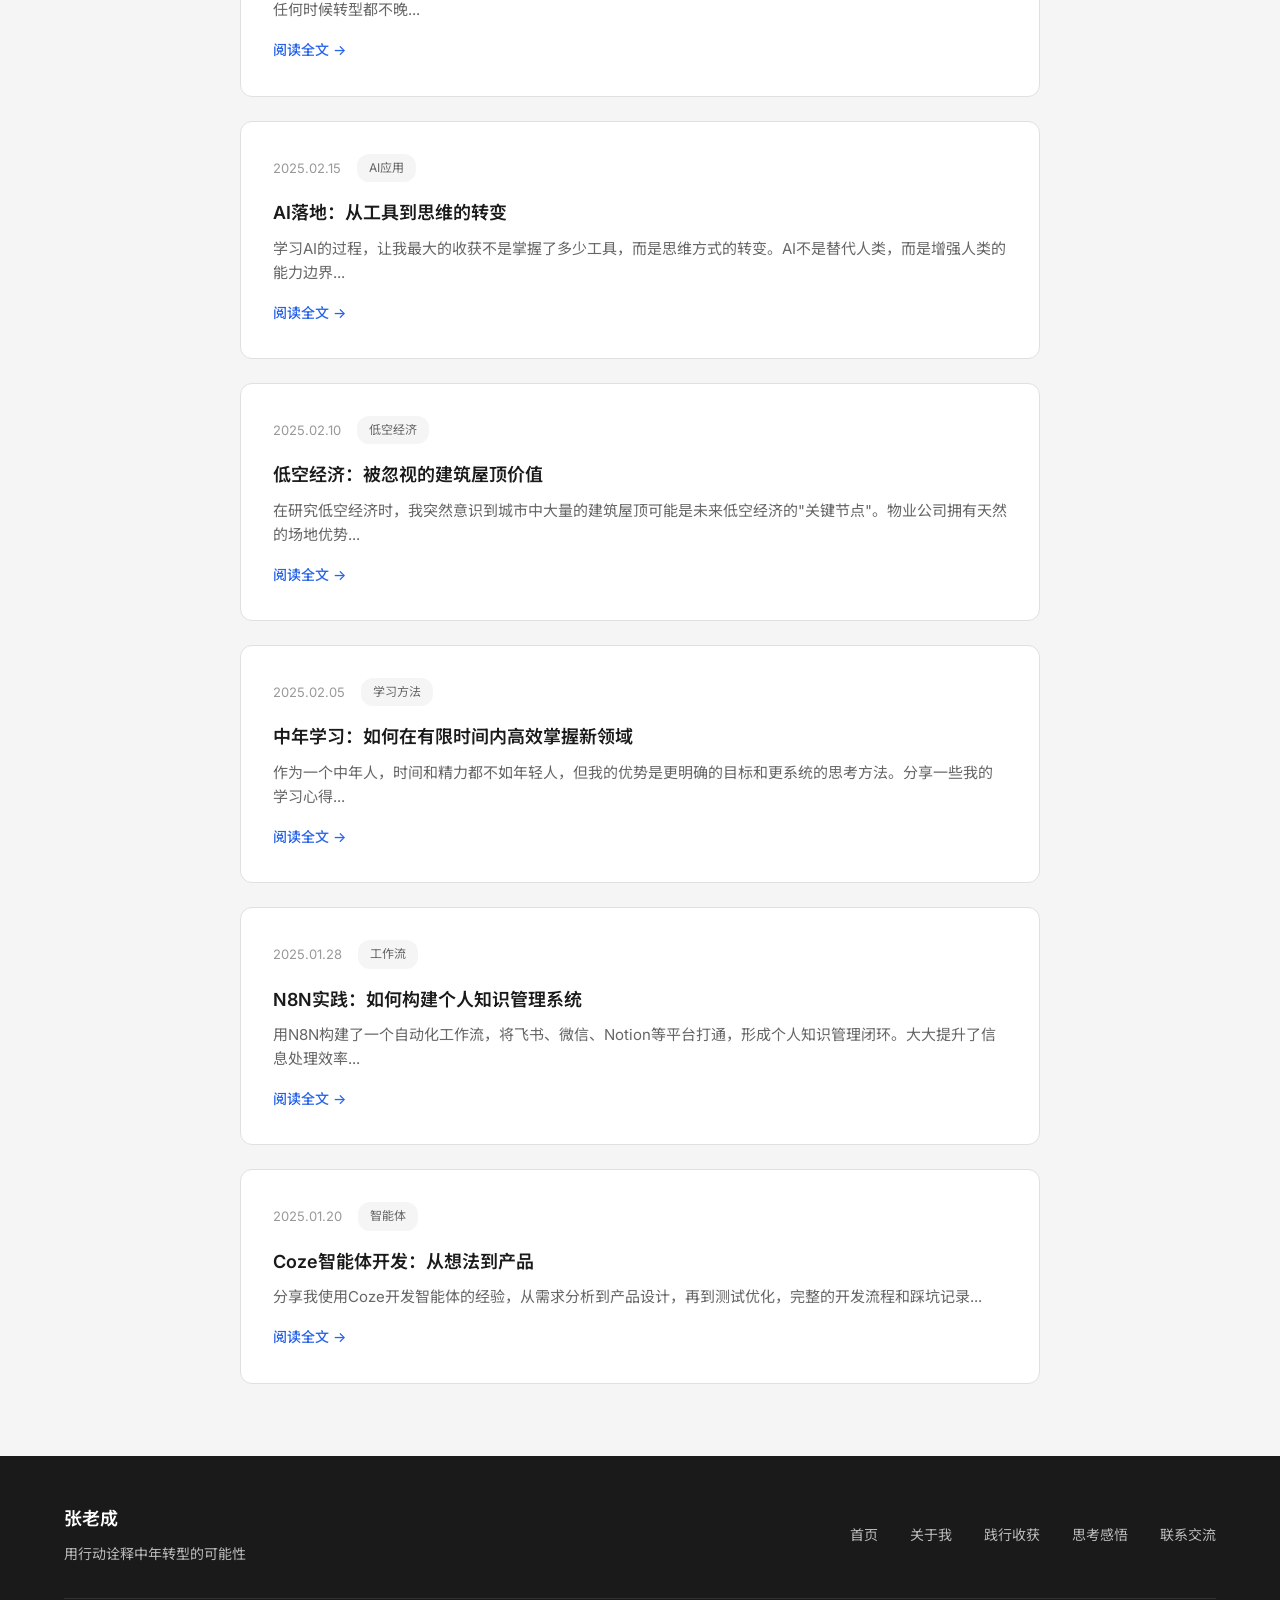
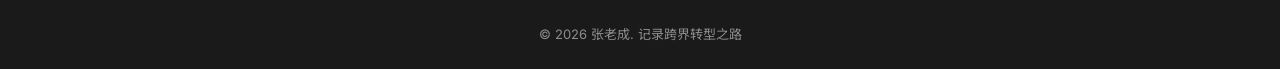
<file: thoughts.html>
<!DOCTYPE html>
<html lang="zh-CN">
<head>
    <meta charset="UTF-8">
    <meta name="viewport" content="width=device-width, initial-scale=1.0">
    <title>思考感悟 | 张老成</title>
    <link rel="stylesheet" href="css/style.css">
    <link rel="preconnect" href="https://fonts.googleapis.com">
    <link rel="preconnect" href="https://fonts.gstatic.com" crossorigin>
    <link href="https://fonts.googleapis.com/css2?family=Noto+Sans+SC:wght@300;400;500;700&family=Inter:wght@300;400;500;600&display=swap" rel="stylesheet">
    <style>
        .thoughts-hero {
            padding: calc(70px + var(--spacing-xl)) 0 var(--spacing-xl);
            background: linear-gradient(135deg, #fafafa 0%, #f5f5f5 100%);
            text-align: center;
        }

        .thoughts-hero h1 {
            font-size: 2.5rem;
            font-weight: 600;
            margin-bottom: var(--spacing-sm);
        }

        .thoughts-hero .subtitle {
            font-size: 1.125rem;
            color: var(--color-secondary);
        }

        .thoughts-section {
            padding: var(--spacing-xl) 0;
        }

        .thoughts-section:nth-child(even) {
            background: var(--color-light);
        }

        .section-header {
            text-align: center;
            margin-bottom: var(--spacing-xl);
        }

        .section-header h2 {
            font-size: 1.75rem;
            font-weight: 600;
            margin-bottom: var(--spacing-xs);
            color: var(--color-primary);
        }

        .section-header p {
            font-size: 1rem;
            color: var(--color-secondary);
        }

        .section-icon {
            font-size: 3rem;
            margin-bottom: var(--spacing-sm);
        }

        /* 飞书文档卡片 */
        .feishu-grid {
            display: grid;
            grid-template-columns: repeat(3, 1fr);
            gap: var(--spacing-lg);
        }

        .feishu-card {
            background: var(--color-white);
            border: 1px solid var(--color-border);
            border-radius: var(--radius-lg);
            padding: var(--spacing-lg);
            transition: all 0.3s ease;
        }

        .feishu-card:hover {
            transform: translateY(-4px);
            box-shadow: var(--shadow-lg);
            border-color: #00d6b9;
        }

        .feishu-card .doc-icon {
            width: 48px;
            height: 48px;
            background: linear-gradient(135deg, #00d6b9, #00b4a8);
            border-radius: var(--radius-md);
            display: flex;
            align-items: center;
            justify-content: center;
            margin-bottom: var(--spacing-md);
        }

        .feishu-card .doc-icon img {
            width: 28px;
            height: 28px;
        }

        .feishu-card h3 {
            font-size: 1.125rem;
            font-weight: 600;
            margin-bottom: var(--spacing-xs);
            color: var(--color-primary);
        }

        .feishu-card p {
            font-size: 0.875rem;
            color: var(--color-secondary);
            line-height: 1.6;
            margin-bottom: var(--spacing-md);
        }

        .feishu-card .doc-link {
            display: inline-flex;
            align-items: center;
            gap: 0.5rem;
            color: #00d6b9;
            text-decoration: none;
            font-size: 0.875rem;
            font-weight: 500;
        }

        .feishu-card .doc-link:hover {
            text-decoration: underline;
        }

        /* 智能体卡片 */
        .agent-grid {
            display: grid;
            grid-template-columns: repeat(2, 1fr);
            gap: var(--spacing-lg);
        }

        .agent-card {
            background: var(--color-white);
            border: 1px solid var(--color-border);
            border-radius: var(--radius-lg);
            overflow: hidden;
            transition: all 0.3s ease;
        }

        .agent-card:hover {
            transform: translateY(-4px);
            box-shadow: var(--shadow-lg);
        }

        .agent-header {
            padding: var(--spacing-lg);
            background: linear-gradient(135deg, var(--color-ai-bg), #f0e7ff);
            border-bottom: 1px solid var(--color-border);
        }

        .agent-header .platform {
            display: inline-block;
            padding: 0.25rem 0.75rem;
            background: var(--color-ai);
            color: var(--color-white);
            border-radius: var(--radius-lg);
            font-size: 0.75rem;
            font-weight: 500;
            margin-bottom: var(--spacing-sm);
        }

        .agent-header h3 {
            font-size: 1.125rem;
            font-weight: 600;
            color: var(--color-primary);
            margin-bottom: var(--spacing-xs);
        }

        .agent-header p {
            font-size: 0.875rem;
            color: var(--color-secondary);
        }

        .agent-body {
            padding: var(--spacing-lg);
        }

        .agent-tags {
            display: flex;
            gap: var(--spacing-xs);
            flex-wrap: wrap;
            margin-bottom: var(--spacing-md);
        }

        .agent-tag {
            padding: 0.25rem 0.75rem;
            background: var(--color-light);
            border-radius: var(--radius-md);
            font-size: 0.75rem;
            color: var(--color-secondary);
        }

        .agent-link {
            display: inline-flex;
            align-items: center;
            gap: 0.5rem;
            padding: 0.5rem 1rem;
            background: var(--color-accent);
            color: var(--color-white);
            text-decoration: none;
            border-radius: var(--radius-md);
            font-size: 0.875rem;
            font-weight: 500;
            transition: all 0.2s ease;
        }

        .agent-link:hover {
            background: var(--color-accent-hover);
        }

        /* 思考列表 */
        .thought-list {
            max-width: 800px;
            margin: 0 auto;
        }

        .thought-item {
            background: var(--color-white);
            border: 1px solid var(--color-border);
            border-radius: var(--radius-lg);
            padding: var(--spacing-lg);
            margin-bottom: var(--spacing-md);
            transition: all 0.3s ease;
            cursor: pointer;
        }

        .thought-item:hover {
            transform: translateX(8px);
            box-shadow: var(--shadow-md);
            border-color: var(--color-accent);
        }

        .thought-meta {
            display: flex;
            align-items: center;
            gap: var(--spacing-sm);
            margin-bottom: var(--spacing-sm);
        }

        .thought-date {
            font-size: 0.8125rem;
            color: var(--color-muted);
        }

        .thought-category {
            padding: 0.25rem 0.75rem;
            background: var(--color-light);
            border-radius: var(--radius-lg);
            font-size: 0.75rem;
            color: var(--color-secondary);
        }

        .thought-item h3 {
            font-size: 1.125rem;
            font-weight: 600;
            margin-bottom: var(--spacing-xs);
            color: var(--color-primary);
        }

        .thought-item p {
            font-size: 0.9375rem;
            color: var(--color-secondary);
            line-height: 1.6;
        }

        .thought-item .read-more {
            display: inline-flex;
            align-items: center;
            gap: 0.25rem;
            margin-top: var(--spacing-sm);
            color: var(--color-accent);
            font-size: 0.875rem;
            font-weight: 500;
        }

        @media (max-width: 768px) {
            .thoughts-hero h1 {
                font-size: 1.75rem;
            }

            .feishu-grid,
            .agent-grid {
                grid-template-columns: 1fr;
            }
        }
    </style>
</head>
<body>
    <!-- 导航栏 -->
    <nav class="navbar">
        <div class="container">
            <div class="nav-brand">
                <a href="index.html">张老成</a>
                <span class="nav-tag">跨界转型中</span>
            </div>
            <ul class="nav-menu">
                <li><a href="index.html">首页</a></li>
                <li><a href="about.html">关于我</a></li>
                <li><a href="works.html">践行收获</a></li>
                <li><a href="thoughts.html" class="active">思考感悟</a></li>
                <li><a href="contact.html">联系交流</a></li>
            </ul>
            <div class="nav-toggle">
                <span></span>
                <span></span>
                <span></span>
            </div>
        </div>
    </nav>

    <!-- 思考感悟 Hero -->
    <section class="thoughts-hero">
        <div class="container">
            <h1>思考感悟</h1>
            <p class="subtitle">转型路上的思考印记与知识沉淀</p>
        </div>
    </section>

    <!-- 飞书文档 -->
    <section class="thoughts-section" id="feishu">
        <div class="container">
            <div class="section-header">
                <div class="section-icon">📚</div>
                <h2>飞书知识库</h2>
                <p>系统化的知识沉淀与经验总结</p>
            </div>

            <div class="feishu-grid">
                <div class="feishu-card">
                    <div class="doc-icon">
                        <span style="font-size: 1.5rem;">📰</span>
                    </div>
                    <h3>个人公众号文章</h3>
                    <p>分享技术学习、职场思考与生活感悟。</p>
                    <a href="https://mp.weixin.qq.com/s/c922hPk3nfdlJV8OHpToeQ" target="_blank" class="doc-link">
                        查看最新文章 →
                    </a>
                </div>

                <div class="feishu-card">
                    <div class="doc-icon">
                        <span style="font-size: 1.5rem;">📖</span>
                    </div>
                    <h3>转型思考笔记</h3>
                    <p>关于中年转型的系统思考，包括行业分析、方向选择、能力建设等。</p>
                    <a href="https://wcn19dn7pjwd.feishu.cn/wiki/GFK6wTMXMiv9bLkHEH2cJ65snob" target="_blank" class="doc-link">
                        查看文档 →
                    </a>
                </div>

                <div class="feishu-card">
                    <div class="doc-icon">
                        <span style="font-size: 1.5rem;">🤖</span>
                    </div>
                    <h3>AI学习笔记</h3>
                    <p>AI技术学习笔记，包括工具使用、应用场景、智能体开发等。</p>
                    <a href="https://wcn19dn7pjwd.feishu.cn/wiki/QYINwfxDYiLBB6k44ghc3SrfnCM?from=from_copylink" target="_blank" class="doc-link">
                        查看文档 →
                    </a>
                </div>

                <div class="feishu-card">
                    <div class="doc-icon">
                        <span style="font-size: 1.5rem;">🚁</span>
                    </div>
                    <h3>低空经济研究</h3>
                    <p>低空经济行业研究，包括政策分析、产业链梳理、商业模式等。</p>
                    <a href="#" class="doc-link">
                        查看文档 →
                    </a>
                </div>

                <div class="feishu-card">
                    <div class="doc-icon">
                        <span style="font-size: 1.5rem;">💼</span>
                    </div>
                    <h3>商业策划方法论</h3>
                    <p>商业策划的方法论总结，包括项目分析、方案设计、落地执行。</p>
                    <a href="#" class="doc-link">
                        查看文档 →
                    </a>
                </div>

                <div class="feishu-card">
                    <div class="doc-icon">
                        <span style="font-size: 1.5rem;">📊</span>
                    </div>
                    <h3>多维表格应用</h3>
                    <p>使用飞书多维表格构建的项目管理、数据管理应用。</p>
                    <a href="#" class="doc-link">
                        查看应用 →
                    </a>
                </div>
            </div>
        </div>
    </section>

    <!-- 思考感悟 -->
    <section class="thoughts-section" id="insights">
        <div class="container">
            <div class="section-header">
                <div class="section-icon">💡</div>
                <h2>思考与感悟</h2>
                <p>转型路上的点滴思考与经验总结</p>
            </div>

            <div class="thought-list">
                <div class="thought-item">
                    <div class="thought-meta">
                        <span class="thought-date">2025.02.20</span>
                        <span class="thought-category">转型思考</span>
                    </div>
                    <h3>45岁转型：年龄从来不是限制</h3>
                    <p>很多人问我45岁转型会不会太晚，我觉得年龄从来不是限制，心态才是。只要保持学习的热情和行动的勇气，任何时候转型都不晚...</p>
                    <span class="read-more">阅读全文 →</span>
                </div>

                <div class="thought-item">
                    <div class="thought-meta">
                        <span class="thought-date">2025.02.15</span>
                        <span class="thought-category">AI应用</span>
                    </div>
                    <h3>AI落地：从工具到思维的转变</h3>
                    <p>学习AI的过程，让我最大的收获不是掌握了多少工具，而是思维方式的转变。AI不是替代人类，而是增强人类的能力边界...</p>
                    <span class="read-more">阅读全文 →</span>
                </div>

                <div class="thought-item">
                    <div class="thought-meta">
                        <span class="thought-date">2025.02.10</span>
                        <span class="thought-category">低空经济</span>
                    </div>
                    <h3>低空经济：被忽视的建筑屋顶价值</h3>
                    <p>在研究低空经济时，我突然意识到城市中大量的建筑屋顶可能是未来低空经济的"关键节点"。物业公司拥有天然的场地优势...</p>
                    <span class="read-more">阅读全文 →</span>
                </div>

                <div class="thought-item">
                    <div class="thought-meta">
                        <span class="thought-date">2025.02.05</span>
                        <span class="thought-category">学习方法</span>
                    </div>
                    <h3>中年学习：如何在有限时间内高效掌握新领域</h3>
                    <p>作为一个中年人，时间和精力都不如年轻人，但我的优势是更明确的目标和更系统的思考方法。分享一些我的学习心得...</p>
                    <span class="read-more">阅读全文 →</span>
                </div>

                <div class="thought-item">
                    <div class="thought-meta">
                        <span class="thought-date">2025.01.28</span>
                        <span class="thought-category">工作流</span>
                    </div>
                    <h3>N8N实践：如何构建个人知识管理系统</h3>
                    <p>用N8N构建了一个自动化工作流，将飞书、微信、Notion等平台打通，形成个人知识管理闭环。大大提升了信息处理效率...</p>
                    <span class="read-more">阅读全文 →</span>
                </div>

                <div class="thought-item">
                    <div class="thought-meta">
                        <span class="thought-date">2025.01.20</span>
                        <span class="thought-category">智能体</span>
                    </div>
                    <h3>Coze智能体开发：从想法到产品</h3>
                    <p>分享我使用Coze开发智能体的经验，从需求分析到产品设计，再到测试优化，完整的开发流程和踩坑记录...</p>
                    <span class="read-more">阅读全文 →</span>
                </div>
            </div>
        </div>
    </section>

    <!-- 页脚 -->
    <footer class="footer">
        <div class="container">
            <div class="footer-content">
                <div class="footer-brand">
                    <h4>张老成</h4>
                    <p>用行动诠释中年转型的可能性</p>
                </div>
                <div class="footer-nav">
                    <a href="index.html">首页</a>
                    <a href="about.html">关于我</a>
                    <a href="works.html">践行收获</a>
                    <a href="thoughts.html">思考感悟</a>
                    <a href="contact.html">联系交流</a>
                </div>
            </div>
            <div class="footer-bottom">
                <p>&copy; <span class="current-year">2025</span> 张老成. 记录跨界转型之路</p>
            </div>
        </div>
    </footer>

    <script src="js/main.js"></script>
</body>
</html>
</file>
<file: css/style.css>
/* ============================================
   张老成个人网站 - 简约专业风格
   ============================================ */

/* CSS Variables */
:root {
    /* Colors */
    --color-primary: #1a1a1a;
    --color-secondary: #666666;
    --color-muted: #999999;
    --color-light: #f5f5f5;
    --color-white: #ffffff;
    --color-border: #e0e0e0;
    --color-accent: #2563eb;
    --color-accent-hover: #1d4ed8;

    /* AI Direction */
    --color-ai: #8b5cf6;
    --color-ai-bg: #f5f3ff;

    /* Low Altitude Direction */
    --color-low: #0ea5e9;
    --color-low-bg: #f0f9ff;

    /* Business Direction */
    --color-biz: #f59e0b;
    --color-biz-bg: #fffbeb;

    /* Spacing */
    --spacing-xs: 0.5rem;
    --spacing-sm: 1rem;
    --spacing-md: 1.5rem;
    --spacing-lg: 2rem;
    --spacing-xl: 3rem;
    --spacing-2xl: 4rem;

    /* Typography */
    --font-sans: 'Inter', 'Noto Sans SC', -apple-system, BlinkMacSystemFont, sans-serif;
    --font-serif: 'Noto Sans SC', serif;

    /* Shadows */
    --shadow-sm: 0 1px 2px rgba(0, 0, 0, 0.05);
    --shadow-md: 0 4px 6px rgba(0, 0, 0, 0.07);
    --shadow-lg: 0 10px 15px rgba(0, 0, 0, 0.1);

    /* Border Radius */
    --radius-sm: 4px;
    --radius-md: 8px;
    --radius-lg: 12px;
    --radius-xl: 16px;
}

/* Reset & Base */
* {
    margin: 0;
    padding: 0;
    box-sizing: border-box;
}

html {
    scroll-behavior: smooth;
}

body {
    font-family: var(--font-sans);
    font-size: 16px;
    line-height: 1.7;
    color: var(--color-primary);
    background: var(--color-white);
    -webkit-font-smoothing: antialiased;
    -moz-osx-font-smoothing: grayscale;
}

/* Container */
.container {
    max-width: 1200px;
    margin: 0 auto;
    padding: 0 var(--spacing-md);
}

/* ============================================
   Navigation
   ============================================ */
.navbar {
    position: fixed;
    top: 0;
    left: 0;
    right: 0;
    background: rgba(255, 255, 255, 0.95);
    backdrop-filter: blur(10px);
    border-bottom: 1px solid var(--color-border);
    z-index: 1000;
}

.navbar .container {
    display: flex;
    align-items: center;
    justify-content: space-between;
    height: 70px;
}

.nav-brand {
    display: flex;
    align-items: center;
    gap: var(--spacing-sm);
}

.nav-brand a {
    font-size: 1.25rem;
    font-weight: 600;
    color: var(--color-primary);
    text-decoration: none;
}

.nav-tag {
    font-size: 0.75rem;
    padding: 0.25rem 0.75rem;
    background: var(--color-light);
    color: var(--color-secondary);
    border-radius: var(--radius-lg);
    font-weight: 500;
}

.nav-menu {
    display: flex;
    list-style: none;
    gap: var(--spacing-lg);
}

.nav-menu a {
    font-size: 0.9375rem;
    color: var(--color-secondary);
    text-decoration: none;
    transition: color 0.2s ease;
    position: relative;
}

.nav-menu a:hover,
.nav-menu a.active {
    color: var(--color-primary);
}

.nav-menu a.active::after {
    content: '';
    position: absolute;
    bottom: -24px;
    left: 0;
    right: 0;
    height: 2px;
    background: var(--color-accent);
}

.nav-toggle {
    display: none;
    flex-direction: column;
    gap: 5px;
    cursor: pointer;
}

.nav-toggle span {
    width: 24px;
    height: 2px;
    background: var(--color-primary);
    transition: all 0.3s ease;
}

/* ============================================
   Hero Section
   ============================================ */
.hero {
    padding: calc(70px + var(--spacing-2xl)) 0 var(--spacing-2xl);
    background: linear-gradient(135deg, #fafafa 0%, #f5f5f5 100%);
}

.hero-content {
    display: grid;
    grid-template-columns: 1fr 1fr;
    gap: var(--spacing-2xl);
    align-items: center;
}

.hero-text {
    max-width: 600px;
}

.hero-subtitle {
    font-size: 1rem;
    color: var(--color-accent);
    font-weight: 500;
    margin-bottom: var(--spacing-sm);
    letter-spacing: 0.05em;
}

.hero h1 {
    font-size: 3rem;
    font-weight: 700;
    line-height: 1.2;
    margin-bottom: var(--spacing-md);
    color: var(--color-primary);
}

.hero-description {
    font-size: 1.125rem;
    color: var(--color-secondary);
    line-height: 1.8;
    margin-bottom: var(--spacing-lg);
}

.hero-description strong {
    color: var(--color-primary);
    font-weight: 600;
}

.hero-actions {
    display: flex;
    gap: var(--spacing-sm);
}

/* Buttons */
.btn {
    display: inline-flex;
    align-items: center;
    justify-content: center;
    padding: 0.875rem 1.75rem;
    font-size: 1rem;
    font-weight: 500;
    border-radius: var(--radius-md);
    text-decoration: none;
    transition: all 0.2s ease;
    cursor: pointer;
    border: none;
}

.btn-primary {
    background: var(--color-accent);
    color: var(--color-white);
}

.btn-primary:hover {
    background: var(--color-accent-hover);
    transform: translateY(-1px);
    box-shadow: var(--shadow-md);
}

.btn-secondary {
    background: var(--color-white);
    color: var(--color-primary);
    border: 1px solid var(--color-border);
}

.btn-secondary:hover {
    border-color: var(--color-accent);
    color: var(--color-accent);
}

/* Hero Stats */
.hero-stats {
    display: grid;
    gap: var(--spacing-md);
}

.stat-card {
    background: var(--color-white);
    padding: var(--spacing-lg);
    border-radius: var(--radius-lg);
    text-align: center;
    box-shadow: var(--shadow-sm);
    border: 1px solid var(--color-border);
}

.stat-number {
    font-size: 3rem;
    font-weight: 700;
    color: var(--color-accent);
    line-height: 1;
    margin-bottom: var(--spacing-xs);
}

.stat-label {
    font-size: 0.9375rem;
    color: var(--color-secondary);
}

/* ============================================
   Section Styles
   ============================================ */
.directions,
.timeline-section,
.about-site {
    padding: var(--spacing-2xl) 0;
}

.section-title {
    font-size: 2rem;
    font-weight: 600;
    text-align: center;
    margin-bottom: var(--spacing-xs);
    color: var(--color-primary);
}

.section-subtitle {
    font-size: 1.125rem;
    color: var(--color-secondary);
    text-align: center;
    margin-bottom: var(--spacing-xl);
}

/* ============================================
   Directions Grid
   ============================================ */
.directions-grid {
    display: grid;
    grid-template-columns: repeat(3, 1fr);
    gap: var(--spacing-lg);
}

/* 4列布局（用于首页4个方向） */
.directions-grid.four-columns {
    grid-template-columns: repeat(2, 1fr);
}

.direction-card {
    background: var(--color-white);
    border: 1px solid var(--color-border);
    border-radius: var(--radius-lg);
    padding: var(--spacing-lg);
    text-decoration: none;
    color: inherit;
    transition: all 0.3s ease;
    position: relative;
    overflow: hidden;
}

.direction-card::before {
    content: '';
    position: absolute;
    top: 0;
    left: 0;
    right: 0;
    height: 4px;
    background: var(--color-border);
    transition: all 0.3s ease;
}

.direction-card:nth-child(1)::before { background: var(--color-ai); }
.direction-card:nth-child(2)::before { background: var(--color-low); }
.direction-card:nth-child(3)::before { background: var(--color-biz); }

.direction-card:hover {
    transform: translateY(-4px);
    box-shadow: var(--shadow-lg);
    border-color: transparent;
}

.direction-icon {
    font-size: 3rem;
    margin-bottom: var(--spacing-sm);
}

.direction-card h3 {
    font-size: 1.25rem;
    font-weight: 600;
    margin-bottom: var(--spacing-sm);
    color: var(--color-primary);
}

.direction-card p {
    font-size: 0.9375rem;
    color: var(--color-secondary);
    margin-bottom: var(--spacing-md);
    line-height: 1.6;
}

.direction-works {
    list-style: none;
    margin-bottom: var(--spacing-md);
}

.direction-works li {
    font-size: 0.875rem;
    color: var(--color-muted);
    padding: 0.25rem 0;
    padding-left: 1.25rem;
    position: relative;
}

.direction-works li::before {
    content: '•';
    position: absolute;
    left: 0;
    color: var(--color-accent);
}

.direction-link {
    font-size: 0.875rem;
    color: var(--color-accent);
    font-weight: 500;
}

/* ============================================
   Timeline
   ============================================ */
.timeline {
    max-width: 800px;
    margin: 0 auto;
    position: relative;
    padding-left: 40px;
}

.timeline::before {
    content: '';
    position: absolute;
    left: 11px;
    top: 0;
    bottom: 0;
    width: 2px;
    background: var(--color-border);
}

.timeline-item {
    position: relative;
    padding-bottom: var(--spacing-xl);
}

.timeline-item:last-child {
    padding-bottom: 0;
}

.timeline-marker {
    position: absolute;
    left: -40px;
    top: 4px;
    width: 24px;
    height: 24px;
    border-radius: 50%;
    background: var(--color-white);
    border: 3px solid var(--color-accent);
    box-shadow: 0 0 0 4px var(--color-white);
}

.timeline-date {
    font-size: 0.875rem;
    color: var(--color-accent);
    font-weight: 500;
    margin-bottom: var(--spacing-xs);
}

.timeline-content h3 {
    font-size: 1.125rem;
    font-weight: 600;
    margin-bottom: var(--spacing-xs);
    color: var(--color-primary);
}

.timeline-content p {
    font-size: 0.9375rem;
    color: var(--color-secondary);
    line-height: 1.6;
}

/* ============================================
   About Site Section
   ============================================ */
.about-site {
    background: var(--color-light);
}

.about-site-content {
    max-width: 800px;
    margin: 0 auto;
    text-align: center;
}

.about-site-content h2 {
    font-size: 1.75rem;
    font-weight: 600;
    margin-bottom: var(--spacing-md);
    color: var(--color-primary);
}

.about-site-content p {
    font-size: 1rem;
    color: var(--color-secondary);
    line-height: 1.8;
    margin-bottom: var(--spacing-md);
}

.about-site-content ul {
    list-style: none;
    text-align: left;
    max-width: 500px;
    margin: 0 auto var(--spacing-md);
}

.about-site-content li {
    padding: var(--spacing-xs) 0;
    padding-left: 1.75rem;
    position: relative;
    color: var(--color-secondary);
}

.about-site-content li::before {
    content: '✓';
    position: absolute;
    left: 0;
    color: var(--color-accent);
    font-weight: 600;
}

/* ============================================
   Footer
   ============================================ */
.footer {
    background: var(--color-primary);
    color: var(--color-white);
    padding: var(--spacing-xl) 0 var(--spacing-md);
}

.footer-content {
    display: flex;
    justify-content: space-between;
    align-items: center;
    margin-bottom: var(--spacing-lg);
}

.footer-brand h4 {
    font-size: 1.125rem;
    font-weight: 600;
    margin-bottom: var(--spacing-xs);
}

.footer-brand p {
    font-size: 0.875rem;
    color: rgba(255, 255, 255, 0.7);
}

.footer-nav {
    display: flex;
    gap: var(--spacing-lg);
}

.footer-nav a {
    font-size: 0.875rem;
    color: rgba(255, 255, 255, 0.7);
    text-decoration: none;
    transition: color 0.2s ease;
}

.footer-nav a:hover {
    color: var(--color-white);
}

.footer-bottom {
    text-align: center;
    padding-top: var(--spacing-md);
    border-top: 1px solid rgba(255, 255, 255, 0.1);
}

.footer-bottom p {
    font-size: 0.8125rem;
    color: rgba(255, 255, 255, 0.5);
}

/* ============================================
   Responsive Design
   ============================================ */
@media (max-width: 768px) {
    .nav-menu {
        position: fixed;
        top: 70px;
        left: 0;
        right: 0;
        background: var(--color-white);
        flex-direction: column;
        padding: var(--spacing-md);
        gap: 0;
        border-bottom: 1px solid var(--color-border);
        transform: translateY(-100%);
        opacity: 0;
        transition: all 0.3s ease;
        pointer-events: none;
    }

    .nav-menu.active {
        transform: translateY(0);
        opacity: 1;
        pointer-events: all;
    }

    .nav-menu li {
        padding: var(--spacing-sm) 0;
    }

    .nav-toggle {
        display: flex;
    }

    .hero-content {
        grid-template-columns: 1fr;
        gap: var(--spacing-lg);
    }

    .hero h1 {
        font-size: 2rem;
    }

    .hero-stats {
        grid-template-columns: repeat(3, 1fr);
        gap: var(--spacing-sm);
    }

    .stat-card {
        padding: var(--spacing-md);
    }

    .stat-number {
        font-size: 2rem;
    }

    .directions-grid {
        grid-template-columns: 1fr !important;
    }

    .section-title {
        font-size: 1.5rem;
    }

    .timeline {
        padding-left: 30px;
    }

    .timeline-marker {
        left: -30px;
        width: 20px;
        height: 20px;
    }

    .footer-content {
        flex-direction: column;
        gap: var(--spacing-md);
        text-align: center;
    }

    .footer-nav {
        flex-direction: column;
        gap: var(--spacing-sm);
    }
}

@media (max-width: 480px) {
    .hero-actions {
        flex-direction: column;
    }

    .btn {
        width: 100%;
    }

    .hero-stats {
        grid-template-columns: 1fr;
    }
}
</file>
